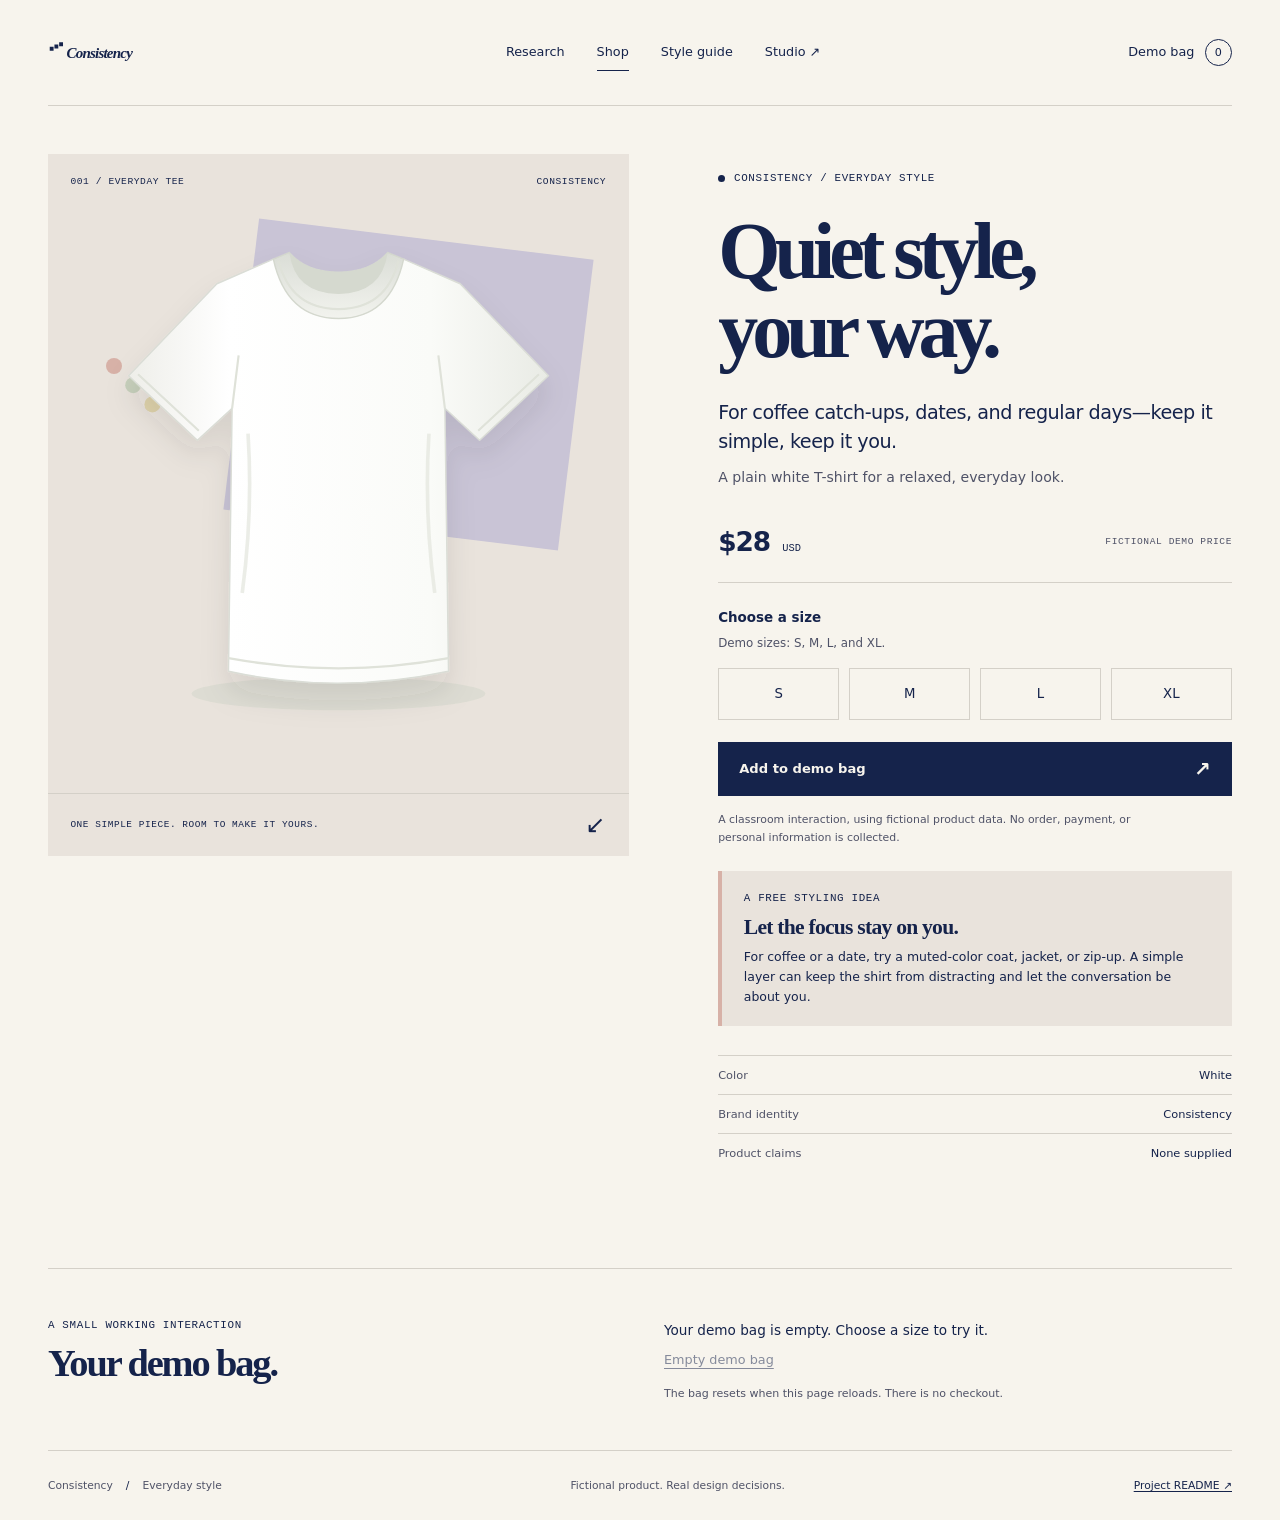
<file: public/index.html>
<!doctype html>
<html lang="en">
  <head>
    <meta charset="utf-8" />
    <meta name="viewport" content="width=device-width, initial-scale=1" />
    <meta
      name="description"
      content="Consistency: quiet everyday style, with room to make it your own."
    />
    <title>Consistency — Quiet style, your way</title>
    <link rel="icon" href="data:," />
    <link rel="stylesheet" href="styles.css" />
    <script src="shop.js" defer></script>
  </head>
  <body>
    <a class="skip-link" href="#main">Skip to content</a>
    <header class="site-header wrap">
      <a
        class="brand-link"
        href="index.html"
        aria-label="Consistency storefront home"
        ><img
          class="wordmark"
          src="assets/consistency-wordmark.svg"
          alt="Consistency"
          width="175"
          height="26"
      /></a>
      <nav class="main-nav" aria-label="Main navigation">
        <a class="nav-link" href="research.html">Research</a>
        <a class="nav-link" href="index.html" aria-current="page">Shop</a>
        <a class="nav-link" href="styleguide.html">Style guide</a>
        <a class="nav-link" href="studio.html"
          >Studio <span aria-hidden="true">↗</span></a
        >
      </nav>
      <a class="bag-link" href="#demo-bag" aria-label="View demo bag"
        >Demo bag <span id="bag-count" class="bag-count">0</span></a
      >
    </header>

    <main id="main">
      <section class="product-section wrap" aria-labelledby="product-title">
        <div class="product-visual">
          <div class="visual-label">
            <span>001 / Everyday tee</span><span>Consistency</span>
          </div>
          <img
            class="shirt-image"
            src="assets/white-shirt.svg"
            alt="Plain white, unbranded short-sleeved T-shirt"
            width="800"
            height="880"
            fetchpriority="high"
          />
          <div class="image-caption">
            <span>One simple piece. Room to make it yours.</span
            ><span aria-hidden="true">↙</span>
          </div>
        </div>
        <div class="product-information">
          <p class="eyebrow">
            <span class="status-dot" aria-hidden="true"></span> Consistency /
            Everyday style
          </p>
          <h1 id="product-title">Quiet style,<br />your way.</h1>
          <p class="product-intro">
            For coffee catch-ups, dates, and regular days—keep it simple, keep
            it you.
          </p>
          <p class="muted product-description">
            A plain white T-shirt for a relaxed, everyday look.
          </p>
          <div class="price-row">
            <p class="price">$28 <span>USD</span></p>
            <span class="micro-label">Fictional demo price</span>
          </div>
          <form id="product-form" class="product-form" novalidate>
            <fieldset aria-describedby="size-help size-error">
              <legend>Choose a size</legend>
              <p id="size-help" class="field-help">
                Demo sizes: S, M, L, and XL.
              </p>
              <div class="size-options">
                <label class="size-option"
                  ><input type="radio" name="size" value="S" /><span
                    >S</span
                  ></label
                >
                <label class="size-option"
                  ><input type="radio" name="size" value="M" /><span
                    >M</span
                  ></label
                >
                <label class="size-option"
                  ><input type="radio" name="size" value="L" /><span
                    >L</span
                  ></label
                >
                <label class="size-option"
                  ><input type="radio" name="size" value="XL" /><span
                    >XL</span
                  ></label
                >
              </div>
              <p id="size-error" class="field-error" role="alert" hidden>
                Choose a size before adding the shirt to your demo bag.
              </p>
            </fieldset>
            <button class="button button-primary add-button" type="submit">
              Add to demo bag <span aria-hidden="true">↗</span>
            </button>
          </form>
          <p class="demo-disclaimer">
            A classroom interaction, using fictional product data. No order,
            payment, or personal information is collected.
          </p>
          <aside class="styling-tip" aria-labelledby="styling-tip-title">
            <p class="eyebrow">A free styling idea</p>
            <h2 id="styling-tip-title">Let the focus stay on you.</h2>
            <p>
              For coffee or a date, try a muted-color coat, jacket, or zip-up. A
              simple layer can keep the shirt from distracting and let the
              conversation be about you.
            </p>
          </aside>
          <dl class="product-facts">
            <div>
              <dt>Color</dt>
              <dd>White</dd>
            </div>
            <div>
              <dt>Brand identity</dt>
              <dd>Consistency</dd>
            </div>
            <div>
              <dt>Product claims</dt>
              <dd>None supplied</dd>
            </div>
          </dl>
        </div>
      </section>

      <section
        id="demo-bag"
        class="bag-section wrap"
        aria-labelledby="bag-title"
      >
        <div>
          <p class="eyebrow">A small working interaction</p>
          <h2 id="bag-title">Your demo bag.</h2>
        </div>
        <div class="bag-details">
          <p
            id="bag-status"
            class="bag-message"
            role="status"
            aria-live="polite"
            aria-atomic="true"
          >
            Your demo bag is empty. Choose a size to try it.
          </p>
          <ul id="bag-items" class="bag-items"></ul>
          <button id="clear-bag" class="text-button" type="button" disabled>
            Empty demo bag
          </button>
          <p class="field-help">
            The bag resets when this page reloads. There is no checkout.
          </p>
        </div>
      </section>
    </main>

    <footer class="site-footer wrap">
      <p>
        Consistency <span class="footer-separator"> / </span> Everyday style
      </p>
      <p class="footer-tagline">Fictional product. Real design decisions.</p>
      <a href="https://github.com/kaw393939/is117-brand-studio#readme"
        >Project README <span aria-hidden="true">↗</span></a
      >
    </footer>
  </body>
</html>
</file>
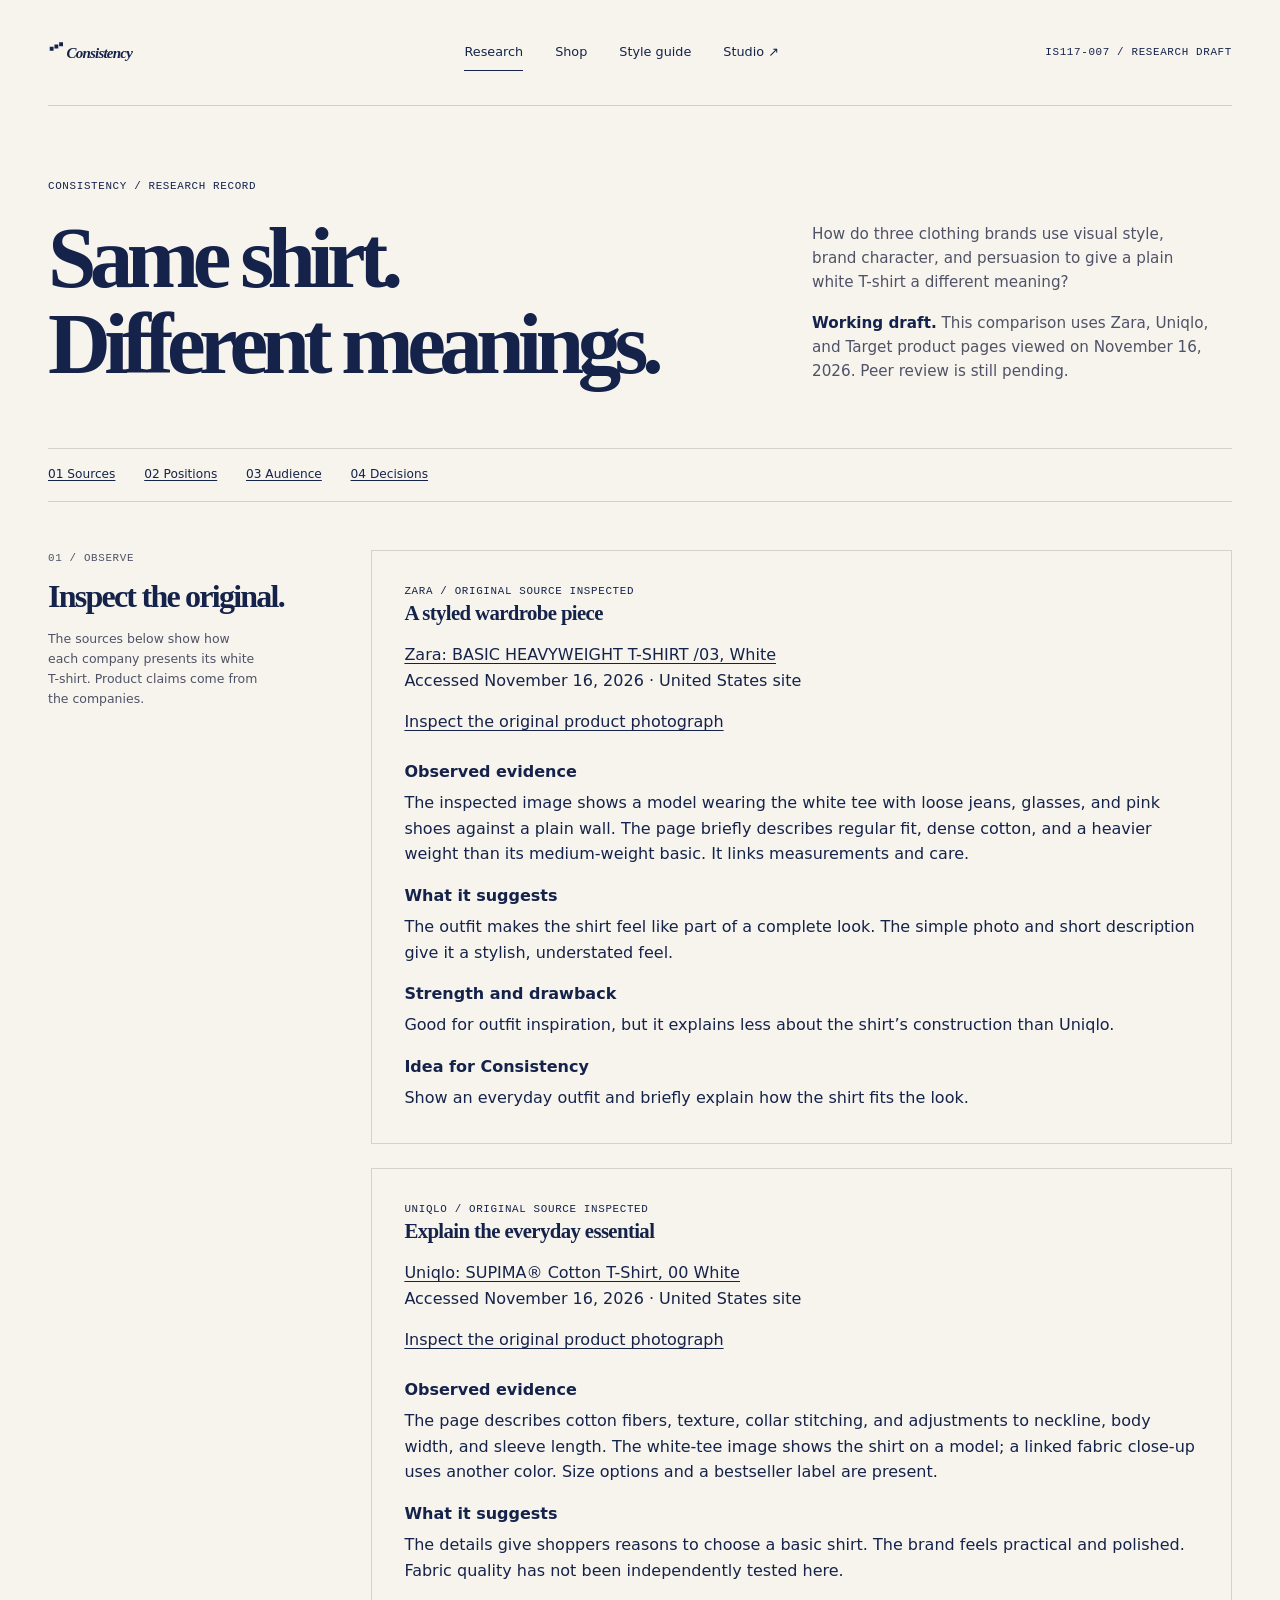
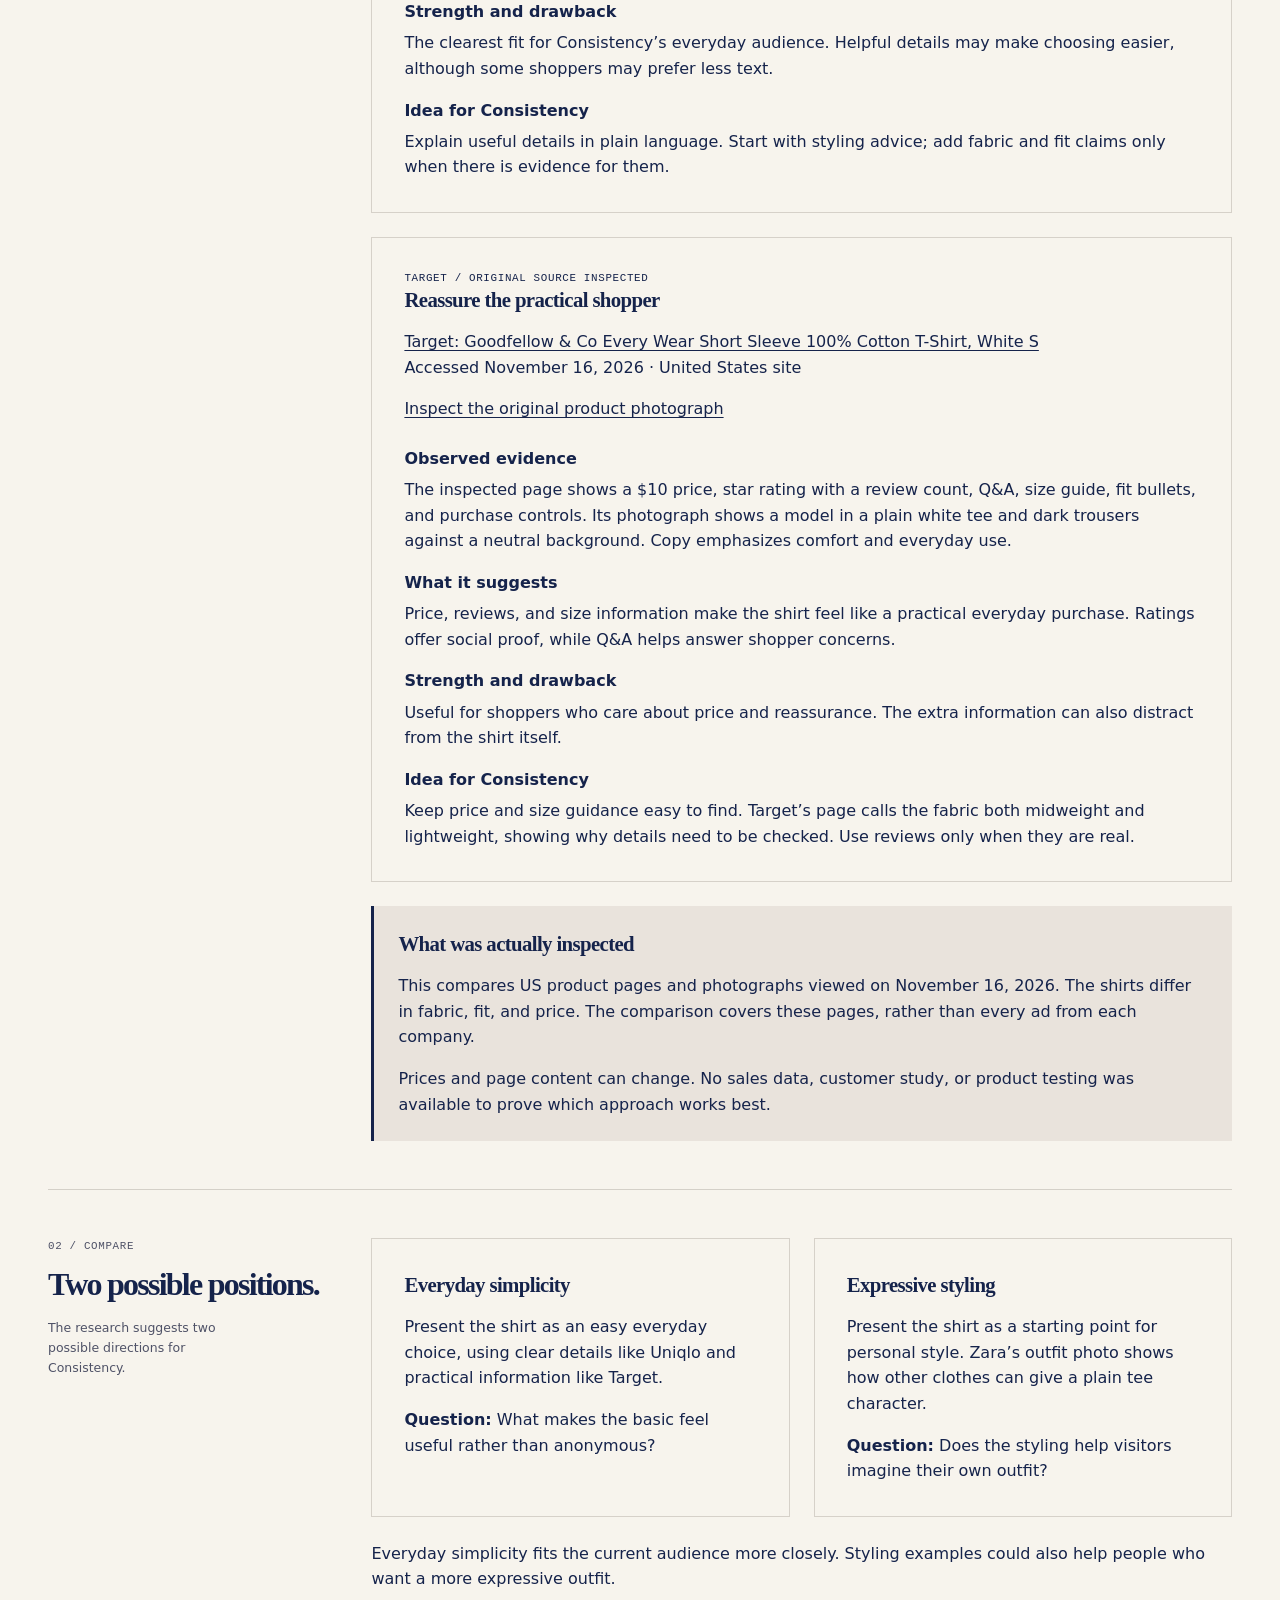
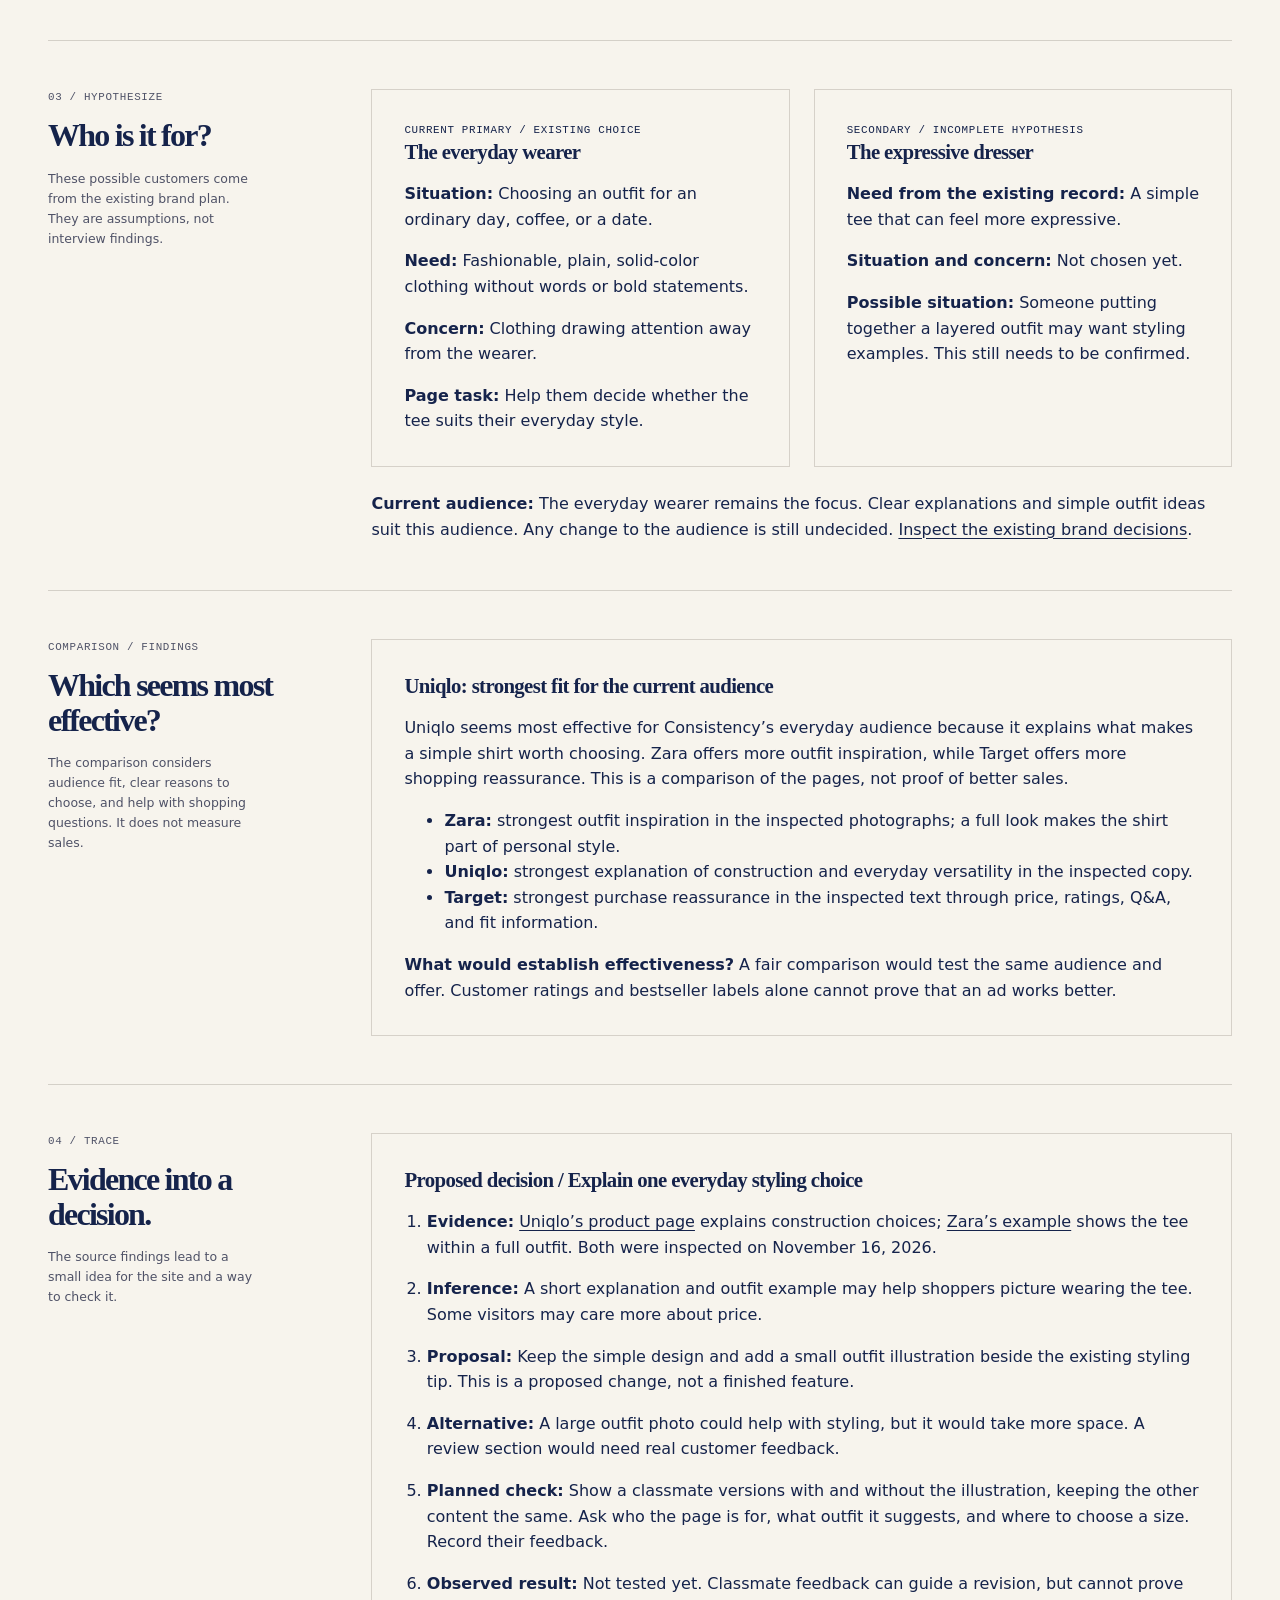
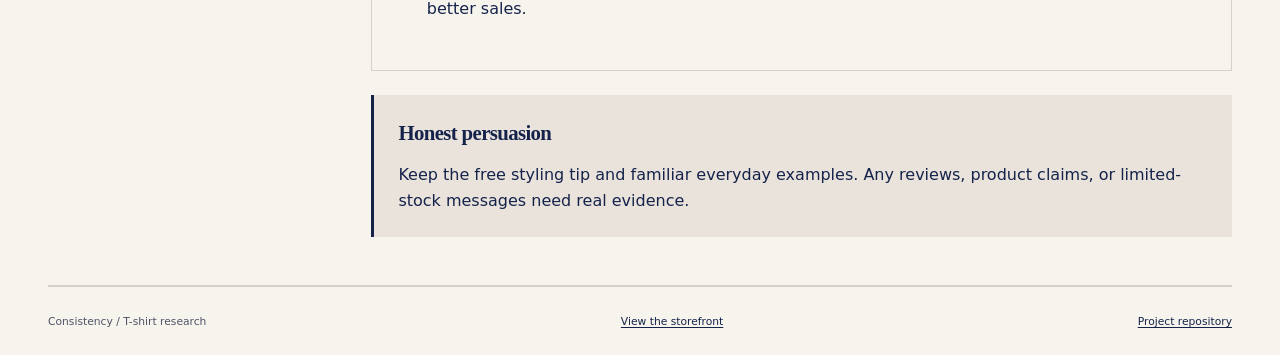
<file: public/research.html>
<!doctype html>
<html lang="en">
  <head>
    <meta charset="utf-8" />
    <meta name="viewport" content="width=device-width, initial-scale=1" />
    <meta
      name="description"
      content="Research record: how clothing brands give a plain white T-shirt different meanings, and what that suggests for Consistency."
    />
    <title>Consistency — T-shirt research</title>
    <link rel="icon" href="data:," />
    <link rel="stylesheet" href="styles.css" />
    <link rel="stylesheet" href="research.css" />
  </head>
  <body>
    <a class="skip-link" href="#main">Skip to content</a>
    <header class="site-header wrap">
      <a
        class="brand-link"
        href="index.html"
        aria-label="Consistency storefront home"
        ><img
          class="wordmark"
          src="assets/consistency-wordmark.svg"
          alt="Consistency"
          width="175"
          height="26"
      /></a>
      <nav class="main-nav" aria-label="Main navigation">
        <a class="nav-link" href="research.html" aria-current="page"
          >Research</a
        >
        <a class="nav-link" href="index.html">Shop</a
        ><a class="nav-link" href="styleguide.html">Style guide</a
        ><a class="nav-link" href="studio.html"
          >Studio <span aria-hidden="true">↗</span></a
        >
      </nav>
      <span class="micro-label">IS117-007 / Research draft</span>
    </header>

    <main id="main">
      <section class="page-hero wrap" aria-labelledby="research-title">
        <p class="eyebrow">Consistency / Research record</p>
        <h1 id="research-title">Same shirt.<br />Different meanings.</h1>
        <div class="hero-summary">
          <p>
            How do three clothing brands use visual style, brand character, and
            persuasion to give a plain white T-shirt a different meaning?
          </p>
          <p>
            <strong>Working draft.</strong> This comparison uses Zara, Uniqlo,
            and Target product pages viewed on November 16, 2026. Peer review is
            still pending.
          </p>
        </div>
      </section>
      <nav class="page-subnav wrap" aria-label="Research sections">
        <a href="#sources">01 Sources</a><a href="#positions">02 Positions</a
        ><a href="#audience">03 Audience</a
        ><a href="#decisions">04 Decisions</a>
      </nav>
      <section
        id="sources"
        class="guide-section wrap"
        aria-labelledby="sources-title"
      >
        <div class="section-heading">
          <span class="section-number">01 / Observe</span>
          <h2 id="sources-title">Inspect the original.</h2>
          <p>
            The sources below show how each company presents its white T-shirt.
            Product claims come from the companies.
          </p>
        </div>
        <div class="guide-content research-stack">
          <article class="research-card">
            <p class="micro-label">Zara / Original source inspected</p>
            <h3>A styled wardrobe piece</h3>
            <p>
              <a
                href="https://www.zara.com/us/en/basic-heavyweight-t-shirt--03-p01887410.html?v1=495703002"
                >Zara: BASIC HEAVYWEIGHT T-SHIRT /03, White</a
              ><br />Accessed
              <time datetime="2026-11-16">November 16, 2026</time> · United
              States site
            </p>
            <p>
              <a
                href="https://static.zara.net/assets/public/8a43/133a/cd2147d08347/86bfb4ec1732/01887410250-p/01887410250-p.jpg?f=auto&amp;ts=1787302652642&amp;w=560"
                >Inspect the original product photograph</a
              >
            </p>
            <dl class="research-facts">
              <dt>Observed evidence</dt>
              <dd>
                The inspected image shows a model wearing the white tee with
                loose jeans, glasses, and pink shoes against a plain wall. The
                page briefly describes regular fit, dense cotton, and a heavier
                weight than its medium-weight basic. It links measurements and
                care.
              </dd>
              <dt>What it suggests</dt>
              <dd>
                The outfit makes the shirt feel like part of a complete look.
                The simple photo and short description give it a stylish,
                understated feel.
              </dd>
              <dt>Strength and drawback</dt>
              <dd>
                Good for outfit inspiration, but it explains less about the
                shirt’s construction than Uniqlo.
              </dd>
              <dt>Idea for Consistency</dt>
              <dd>
                Show an everyday outfit and briefly explain how the shirt fits
                the look.
              </dd>
            </dl>
          </article>
          <article class="research-card">
            <p class="micro-label">Uniqlo / Original source inspected</p>
            <h3>Explain the everyday essential</h3>
            <p>
              <a
                href="https://www.uniqlo.com/us/en/products/E455365-000/00?colorDisplayCode=00"
                >Uniqlo: SUPIMA® Cotton T-Shirt, 00 White</a
              ><br />Accessed
              <time datetime="2026-11-16">November 16, 2026</time> · United
              States site
            </p>
            <p>
              <a
                href="https://image.uniqlo.com/UQ/ST3/us/imagesgoods/455365/item/usgoods_00_455365_3x4.jpg?width=600"
                >Inspect the original product photograph</a
              >
            </p>
            <dl class="research-facts">
              <dt>Observed evidence</dt>
              <dd>
                The page describes cotton fibers, texture, collar stitching, and
                adjustments to neckline, body width, and sleeve length. The
                white-tee image shows the shirt on a model; a linked fabric
                close-up uses another color. Size options and a bestseller label
                are present.
              </dd>
              <dt>What it suggests</dt>
              <dd>
                The details give shoppers reasons to choose a basic shirt. The
                brand feels practical and polished. Fabric quality has not been
                independently tested here.
              </dd>
              <dt>Strength and drawback</dt>
              <dd>
                The clearest fit for Consistency’s everyday audience. Helpful
                details may make choosing easier, although some shoppers may
                prefer less text.
              </dd>
              <dt>Idea for Consistency</dt>
              <dd>
                Explain useful details in plain language. Start with styling
                advice; add fabric and fit claims only when there is evidence
                for them.
              </dd>
            </dl>
          </article>
          <article class="research-card">
            <p class="micro-label">Target / Original source inspected</p>
            <h3>Reassure the practical shopper</h3>
            <p>
              <a href="https://www.target.com/p/-/A-95216556"
                >Target: Goodfellow &amp; Co Every Wear Short Sleeve 100% Cotton
                T-Shirt, White S</a
              ><br />Accessed
              <time datetime="2026-11-16">November 16, 2026</time> · United
              States site
            </p>
            <p>
              <a
                href="https://target.scene7.com/is/image/Target/GUEST_2c114878-eec1-47c5-a681-9830d5b5efa0?fmt=pjpeg&amp;hei=800&amp;wid=800"
                >Inspect the original product photograph</a
              >
            </p>
            <dl class="research-facts">
              <dt>Observed evidence</dt>
              <dd>
                The inspected page shows a $10 price, star rating with a review
                count, Q&amp;A, size guide, fit bullets, and purchase controls.
                Its photograph shows a model in a plain white tee and dark
                trousers against a neutral background. Copy emphasizes comfort
                and everyday use.
              </dd>
              <dt>What it suggests</dt>
              <dd>
                Price, reviews, and size information make the shirt feel like a
                practical everyday purchase. Ratings offer social proof, while
                Q&amp;A helps answer shopper concerns.
              </dd>
              <dt>Strength and drawback</dt>
              <dd>
                Useful for shoppers who care about price and reassurance. The
                extra information can also distract from the shirt itself.
              </dd>
              <dt>Idea for Consistency</dt>
              <dd>
                Keep price and size guidance easy to find. Target’s page calls
                the fabric both midweight and lightweight, showing why details
                need to be checked. Use reviews only when they are real.
              </dd>
            </dl>
          </article>
          <aside class="research-note" aria-label="Research method and limits">
            <h3>What was actually inspected</h3>
            <p>
              This compares US product pages and photographs viewed on November
              16, 2026. The shirts differ in fabric, fit, and price. The
              comparison covers these pages, rather than every ad from each
              company.
            </p>
            <p>
              Prices and page content can change. No sales data, customer study,
              or product testing was available to prove which approach works
              best.
            </p>
          </aside>
        </div>
      </section>
      <section
        id="positions"
        class="guide-section wrap"
        aria-labelledby="positions-title"
      >
        <div class="section-heading">
          <span class="section-number">02 / Compare</span>
          <h2 id="positions-title">Two possible positions.</h2>
          <p>The research suggests two possible directions for Consistency.</p>
        </div>
        <div class="guide-content research-columns">
          <article class="research-card">
            <h3>Everyday simplicity</h3>
            <p>
              Present the shirt as an easy everyday choice, using clear details
              like Uniqlo and practical information like Target.
            </p>
            <p>
              <strong>Question:</strong> What makes the basic feel useful rather
              than anonymous?
            </p>
          </article>
          <article class="research-card">
            <h3>Expressive styling</h3>
            <p>
              Present the shirt as a starting point for personal style. Zara’s
              outfit photo shows how other clothes can give a plain tee
              character.
            </p>
            <p>
              <strong>Question:</strong> Does the styling help visitors imagine
              their own outfit?
            </p>
          </article>
          <p class="research-wide">
            Everyday simplicity fits the current audience more closely. Styling
            examples could also help people who want a more expressive outfit.
          </p>
        </div>
      </section>
      <section
        id="audience"
        class="guide-section wrap"
        aria-labelledby="audience-title"
      >
        <div class="section-heading">
          <span class="section-number">03 / Hypothesize</span>
          <h2 id="audience-title">Who is it for?</h2>
          <p>
            These possible customers come from the existing brand plan. They are
            assumptions, not interview findings.
          </p>
        </div>
        <div class="guide-content research-columns">
          <article class="research-card">
            <p class="micro-label">Current primary / Existing choice</p>
            <h3>The everyday wearer</h3>
            <p>
              <strong>Situation:</strong> Choosing an outfit for an ordinary
              day, coffee, or a date.
            </p>
            <p>
              <strong>Need:</strong> Fashionable, plain, solid-color clothing
              without words or bold statements.
            </p>
            <p>
              <strong>Concern:</strong> Clothing drawing attention away from the
              wearer.
            </p>
            <p>
              <strong>Page task:</strong> Help them decide whether the tee suits
              their everyday style.
            </p>
          </article>
          <article class="research-card">
            <p class="micro-label">Secondary / Incomplete hypothesis</p>
            <h3>The expressive dresser</h3>
            <p>
              <strong>Need from the existing record:</strong> A simple tee that
              can feel more expressive.
            </p>
            <p><strong>Situation and concern:</strong> Not chosen yet.</p>
            <p>
              <strong>Possible situation:</strong> Someone putting together a
              layered outfit may want styling examples. This still needs to be
              confirmed.
            </p>
          </article>
          <p class="research-wide">
            <strong>Current audience:</strong> The everyday wearer remains the
            focus. Clear explanations and simple outfit ideas suit this
            audience. Any change to the audience is still undecided.
            <a
              href="https://github.com/XimenaMacavilca12/is117-brand-studio/blob/main/SPEC.md"
              >Inspect the existing brand decisions</a
            >.
          </p>
        </div>
      </section>
      <section class="guide-section wrap" aria-labelledby="effectiveness-title">
        <div class="section-heading">
          <span class="section-number">Comparison / Findings</span>
          <h2 id="effectiveness-title">Which seems most effective?</h2>
          <p>
            The comparison considers audience fit, clear reasons to choose, and
            help with shopping questions. It does not measure sales.
          </p>
        </div>
        <div class="guide-content research-stack">
          <article class="research-card">
            <h3>Uniqlo: strongest fit for the current audience</h3>
            <p>
              Uniqlo seems most effective for Consistency’s everyday audience
              because it explains what makes a simple shirt worth choosing. Zara
              offers more outfit inspiration, while Target offers more shopping
              reassurance. This is a comparison of the pages, not proof of
              better sales.
            </p>
            <ul>
              <li>
                <strong>Zara:</strong> strongest outfit inspiration in the
                inspected photographs; a full look makes the shirt part of
                personal style.
              </li>
              <li>
                <strong>Uniqlo:</strong> strongest explanation of construction
                and everyday versatility in the inspected copy.
              </li>
              <li>
                <strong>Target:</strong> strongest purchase reassurance in the
                inspected text through price, ratings, Q&amp;A, and fit
                information.
              </li>
            </ul>
            <p>
              <strong>What would establish effectiveness?</strong> A fair
              comparison would test the same audience and offer. Customer
              ratings and bestseller labels alone cannot prove that an ad works
              better.
            </p>
          </article>
        </div>
      </section>
      <section
        id="decisions"
        class="guide-section wrap"
        aria-labelledby="decisions-title"
      >
        <div class="section-heading">
          <span class="section-number">04 / Trace</span>
          <h2 id="decisions-title">Evidence into a decision.</h2>
          <p>
            The source findings lead to a small idea for the site and a way to
            check it.
          </p>
        </div>
        <div class="guide-content research-stack">
          <article class="research-card">
            <h3>Proposed decision / Explain one everyday styling choice</h3>
            <ol class="research-steps">
              <li>
                <strong>Evidence:</strong>
                <a
                  href="https://www.uniqlo.com/us/en/products/E455365-000/00?colorDisplayCode=00"
                  >Uniqlo’s product page</a
                >
                explains construction choices;
                <a
                  href="https://www.zara.com/us/en/basic-heavyweight-t-shirt--03-p01887410.html?v1=495703002"
                  >Zara’s example</a
                >
                shows the tee within a full outfit. Both were inspected on
                November 16, 2026.
              </li>
              <li>
                <strong>Inference:</strong> A short explanation and outfit
                example may help shoppers picture wearing the tee. Some visitors
                may care more about price.
              </li>
              <li>
                <strong>Proposal:</strong> Keep the simple design and add a
                small outfit illustration beside the existing styling tip. This
                is a proposed change, not a finished feature.
              </li>
              <li>
                <strong>Alternative:</strong> A large outfit photo could help
                with styling, but it would take more space. A review section
                would need real customer feedback.
              </li>
              <li>
                <strong>Planned check:</strong> Show a classmate versions with
                and without the illustration, keeping the other content the
                same. Ask who the page is for, what outfit it suggests, and
                where to choose a size. Record their feedback.
              </li>
              <li>
                <strong>Observed result:</strong> Not tested yet. Classmate
                feedback can guide a revision, but cannot prove better sales.
              </li>
            </ol>
          </article>
          <aside class="research-note" aria-label="Honest persuasion">
            <h3>Honest persuasion</h3>
            <p>
              Keep the free styling tip and familiar everyday examples. Any
              reviews, product claims, or limited-stock messages need real
              evidence.
            </p>
          </aside>
        </div>
      </section>
    </main>
    <footer class="site-footer wrap">
      <p>Consistency / T-shirt research</p>
      <a href="index.html">View the storefront</a
      ><a href="https://github.com/XimenaMacavilca12/is117-brand-studio"
        >Project repository</a
      >
    </footer>
  </body>
</html>
</file>
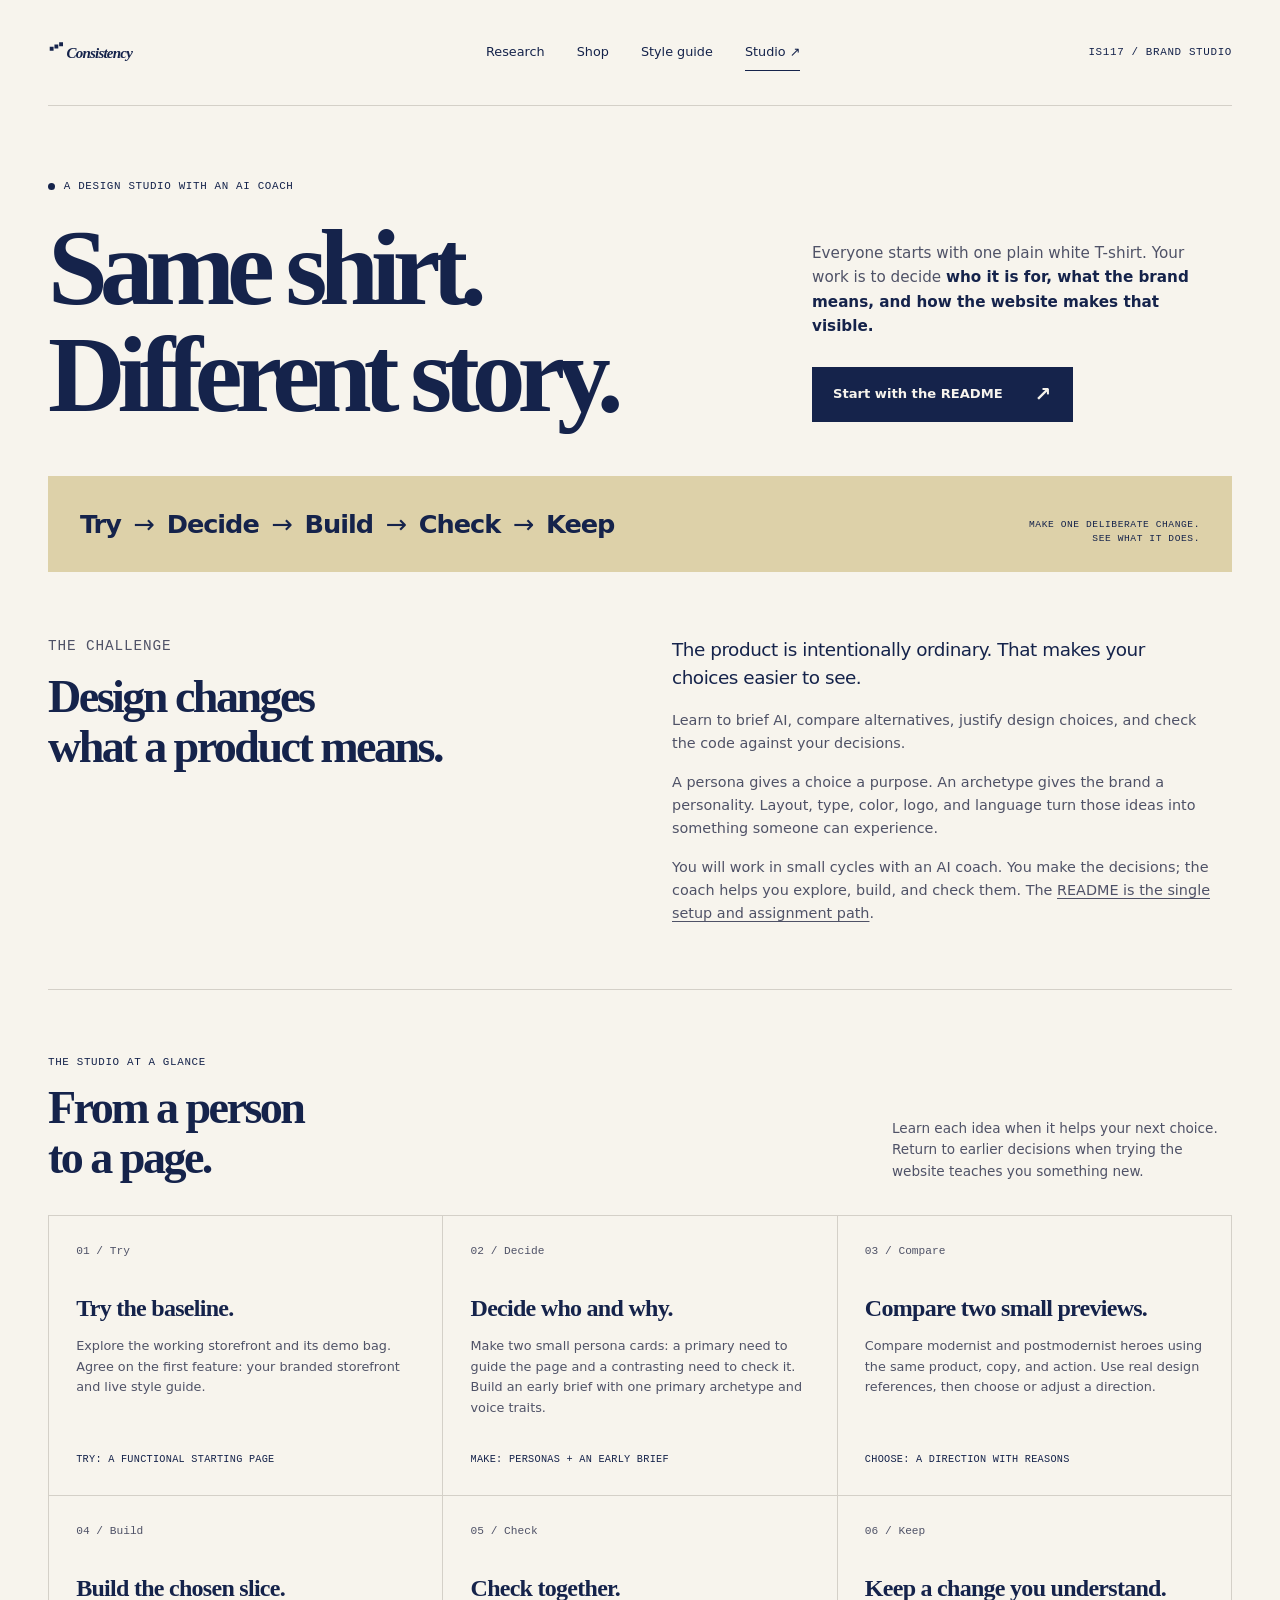
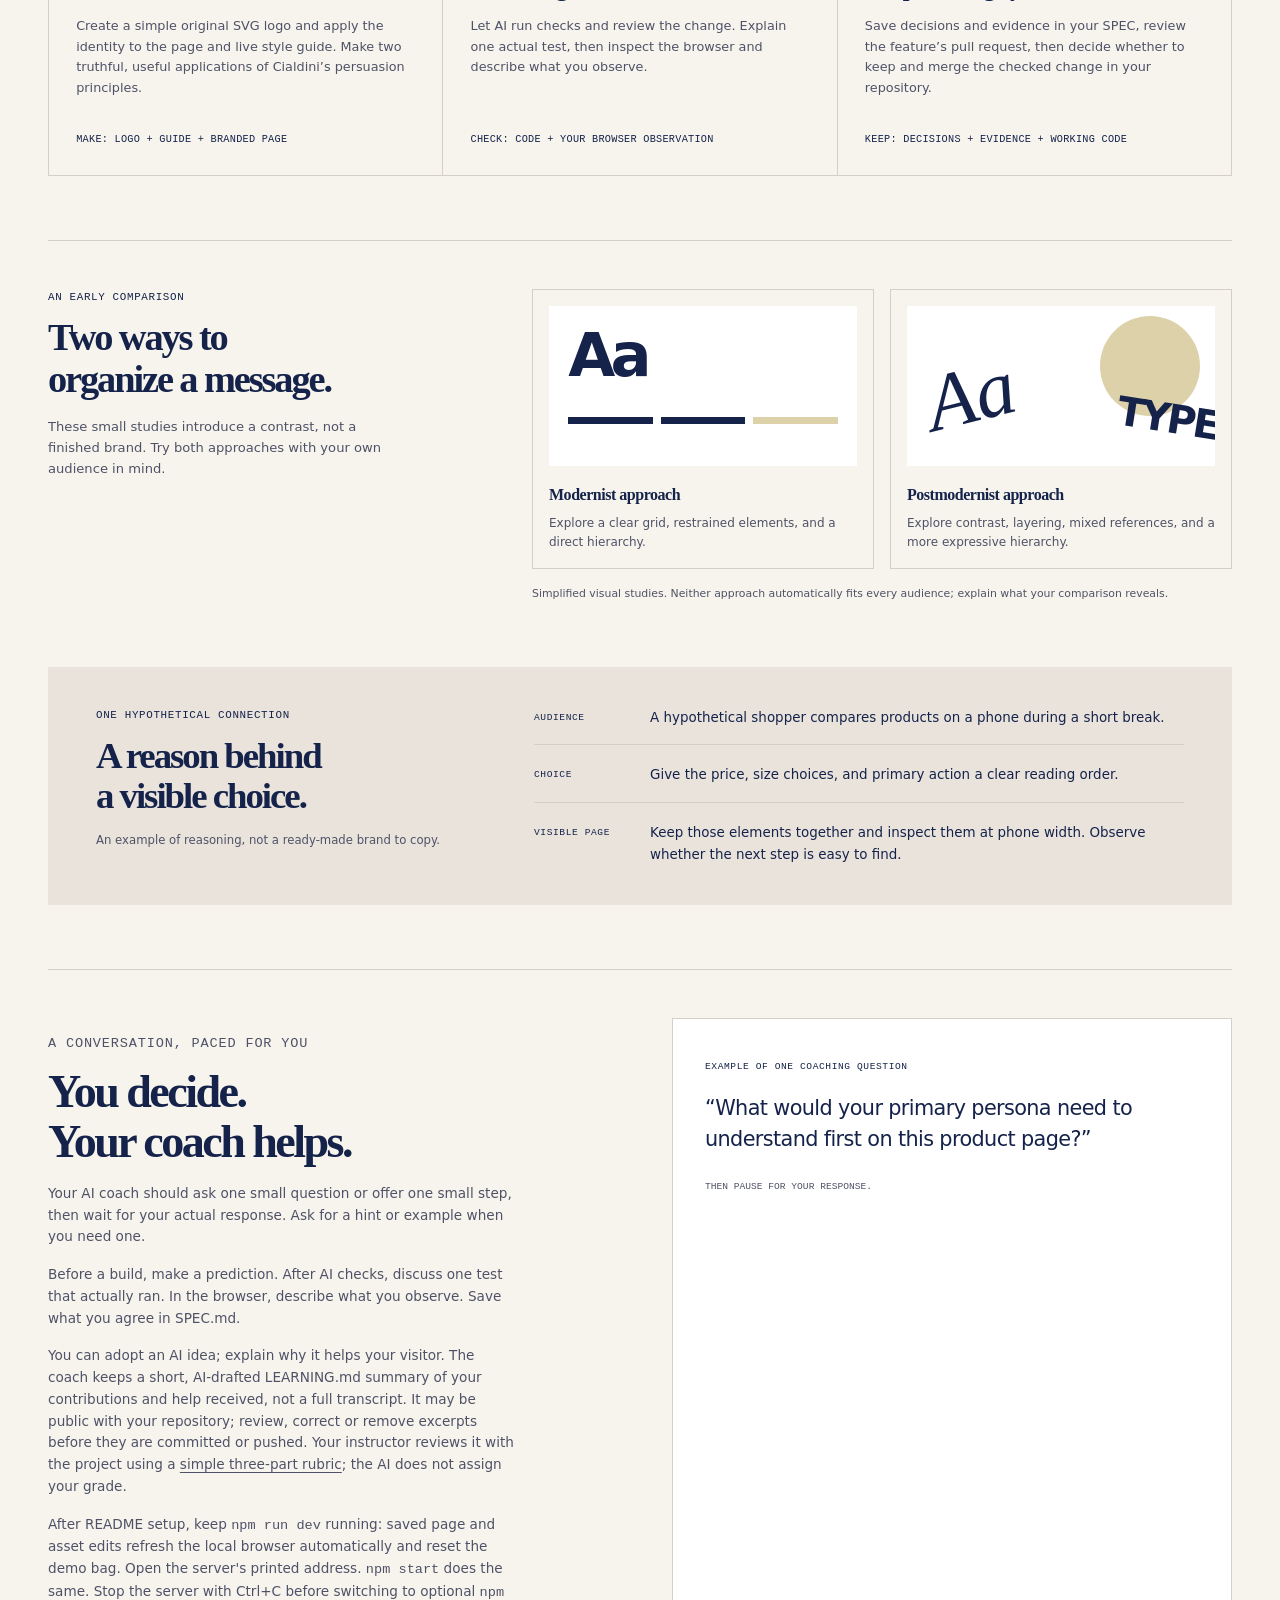
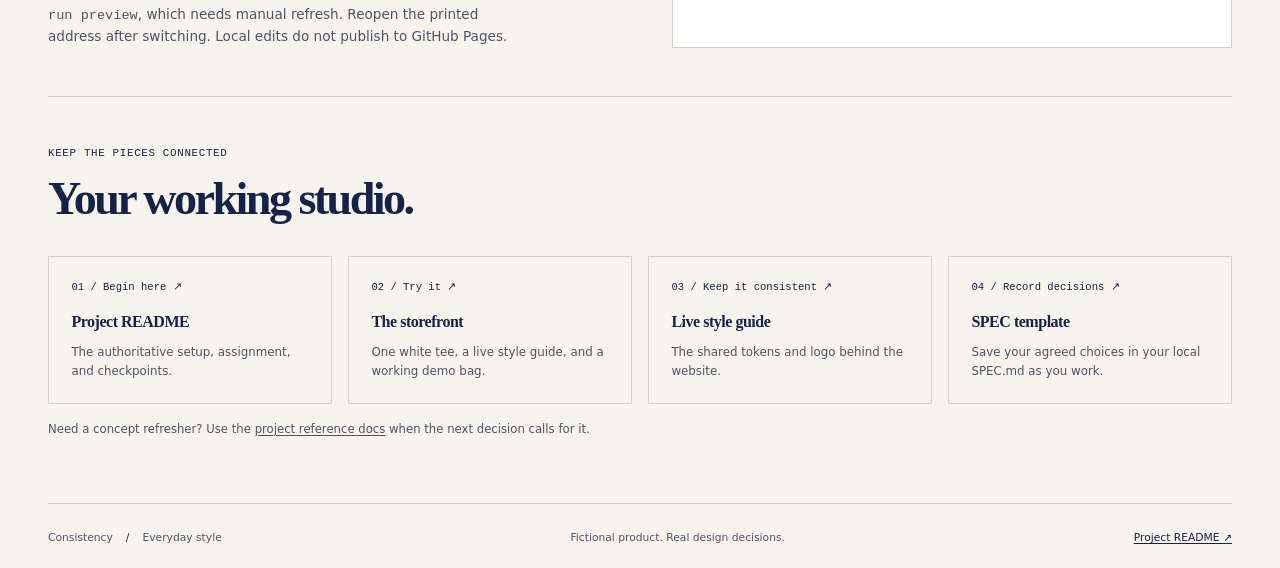
<file: public/studio.html>
<!doctype html>
<html lang="en">
  <head>
    <meta charset="utf-8" />
    <meta name="viewport" content="width=device-width, initial-scale=1" />
    <meta
      name="description"
      content="IS117 Brand Studio: turn one plain white T-shirt into a deliberate brand and website, with an AI coach and decisions you can explain."
    />
    <title>Same shirt. Different story. — IS117 Brand Studio</title>
    <link rel="icon" href="data:," />
    <link rel="stylesheet" href="styles.css" />
    <link rel="stylesheet" href="studio.css" />
  </head>
  <body>
    <a class="skip-link" href="#main">Skip to content</a>
    <header class="site-header wrap">
      <a
        class="brand-link"
        href="index.html"
        aria-label="Consistency storefront home"
        ><img
          class="wordmark"
          src="assets/consistency-wordmark.svg"
          alt="Consistency"
          width="175"
          height="26"
      /></a>
      <nav class="main-nav" aria-label="Main navigation">
        <a class="nav-link" href="research.html">Research</a>
        <a class="nav-link" href="index.html">Shop</a
        ><a class="nav-link" href="styleguide.html">Style guide</a
        ><a class="nav-link" href="studio.html" aria-current="page"
          >Studio <span aria-hidden="true">↗</span></a
        >
      </nav>
      <span class="micro-label">IS117 / Brand Studio</span>
    </header>
    <main id="main">
      <section
        class="page-hero studio-hero wrap"
        aria-labelledby="studio-title"
      >
        <p class="eyebrow">
          <span class="status-dot" aria-hidden="true"></span> A design studio
          with an AI coach
        </p>
        <h1 id="studio-title">Same shirt.<br />Different story.</h1>
        <div class="hero-summary">
          <p>
            Everyone starts with one plain white T-shirt. Your work is to decide
            <strong
              >who it is for, what the brand means, and how the website makes
              that visible.</strong
            >
          </p>
          <a
            class="button button-primary"
            href="https://github.com/kaw393939/is117-brand-studio#readme"
            >Start with the README <span aria-hidden="true">↗</span></a
          >
        </div>
      </section>
      <div class="studio-ribbon wrap">
        <p class="cycle">
          Try <span aria-hidden="true">→</span> Decide
          <span aria-hidden="true">→</span> Build
          <span aria-hidden="true">→</span> Check
          <span aria-hidden="true">→</span> Keep
        </p>
        <p class="micro-label">
          Make one deliberate change.<br />See what it does.
        </p>
      </div>

      <section class="studio-intro wrap" aria-labelledby="why-title">
        <div>
          <p class="eyebrow">The challenge</p>
          <h2 id="why-title">Design changes<br />what a product means.</h2>
        </div>
        <div>
          <p class="lead">
            The product is intentionally ordinary. That makes your choices
            easier to see.
          </p>
          <p>
            Learn to brief AI, compare alternatives, justify design choices, and
            check the code against your decisions.
          </p>
          <p>
            A persona gives a choice a purpose. An archetype gives the brand a
            personality. Layout, type, color, logo, and language turn those
            ideas into something someone can experience.
          </p>
          <p>
            You will work in small cycles with an AI coach. You make the
            decisions; the coach helps you explore, build, and check them. The
            <a href="https://github.com/kaw393939/is117-brand-studio#readme"
              >README is the single setup and assignment path</a
            >.
          </p>
        </div>
      </section>

      <section class="path-section wrap" aria-labelledby="path-title">
        <div class="path-intro">
          <div>
            <p class="eyebrow">The studio at a glance</p>
            <h2 id="path-title">From a person<br />to a page.</h2>
          </div>
          <p>
            Learn each idea when it helps your next choice. Return to earlier
            decisions when trying the website teaches you something new.
          </p>
        </div>
        <ol class="studio-path">
          <li>
            <span class="stage-number">01 / Try</span>
            <h3>Try the baseline.</h3>
            <p>
              Explore the working storefront and its demo bag. Agree on the
              first feature: your branded storefront and live style guide.
            </p>
            <p class="stage-output">Try: a functional starting page</p>
          </li>
          <li>
            <span class="stage-number">02 / Decide</span>
            <h3>Decide who and why.</h3>
            <p>
              Make two small persona cards: a primary need to guide the page and
              a contrasting need to check it. Build an early brief with one
              primary archetype and voice traits.
            </p>
            <p class="stage-output">Make: personas + an early brief</p>
          </li>
          <li>
            <span class="stage-number">03 / Compare</span>
            <h3>Compare two small previews.</h3>
            <p>
              Compare modernist and postmodernist heroes using the same product,
              copy, and action. Use real design references, then choose or
              adjust a direction.
            </p>
            <p class="stage-output">Choose: a direction with reasons</p>
          </li>
          <li>
            <span class="stage-number">04 / Build</span>
            <h3>Build the chosen slice.</h3>
            <p>
              Create a simple original SVG logo and apply the identity to the
              page and live style guide. Make two truthful, useful applications
              of Cialdini’s persuasion principles.
            </p>
            <p class="stage-output">Make: logo + guide + branded page</p>
          </li>
          <li>
            <span class="stage-number">05 / Check</span>
            <h3>Check together.</h3>
            <p>
              Let AI run checks and review the change. Explain one actual test,
              then inspect the browser and describe what you observe.
            </p>
            <p class="stage-output">Check: code + your browser observation</p>
          </li>
          <li>
            <span class="stage-number">06 / Keep</span>
            <h3>Keep a change you understand.</h3>
            <p>
              Save decisions and evidence in your SPEC, review the feature’s
              pull request, then decide whether to keep and merge the checked
              change in your repository.
            </p>
            <p class="stage-output">
              Keep: decisions + evidence + working code
            </p>
          </li>
        </ol>
      </section>

      <section
        class="comparison-section wrap"
        aria-labelledby="comparison-title"
      >
        <div>
          <p class="eyebrow">An early comparison</p>
          <h2 id="comparison-title">Two ways to<br />organize a message.</h2>
          <p class="comparison-description">
            These small studies introduce a contrast, not a finished brand. Try
            both approaches with your own audience in mind.
          </p>
        </div>
        <div class="comparison-grid">
          <article class="direction-card">
            <div class="direction-sketch modern-sketch" aria-hidden="true">
              <i></i><i></i><i></i>
            </div>
            <h3>Modernist approach</h3>
            <p>
              Explore a clear grid, restrained elements, and a direct hierarchy.
            </p>
          </article>
          <article class="direction-card">
            <div class="direction-sketch postmodern-sketch" aria-hidden="true">
              <i></i>
            </div>
            <h3>Postmodernist approach</h3>
            <p>
              Explore contrast, layering, mixed references, and a more
              expressive hierarchy.
            </p>
          </article>
          <p class="comparison-caption">
            Simplified visual studies. Neither approach automatically fits every
            audience; explain what your comparison reveals.
          </p>
        </div>
      </section>

      <section class="example-section wrap" aria-labelledby="example-title">
        <div>
          <p class="eyebrow">One hypothetical connection</p>
          <h2 id="example-title">A reason behind<br />a visible choice.</h2>
          <p class="guide-note">
            An example of reasoning, not a ready-made brand to copy.
          </p>
        </div>
        <div class="example-chain">
          <div class="example-step">
            <span class="micro-label">Audience</span>
            <p>
              A hypothetical shopper compares products on a phone during a short
              break.
            </p>
          </div>
          <div class="example-step">
            <span class="micro-label">Choice</span>
            <p>
              Give the price, size choices, and primary action a clear reading
              order.
            </p>
          </div>
          <div class="example-step">
            <span class="micro-label">Visible page</span>
            <p>
              Keep those elements together and inspect them at phone width.
              Observe whether the next step is easy to find.
            </p>
          </div>
        </div>
      </section>

      <section class="coach-section wrap" aria-labelledby="coach-title">
        <div>
          <p class="eyebrow">A conversation, paced for you</p>
          <h2 id="coach-title">You decide.<br />Your coach helps.</h2>
          <p>
            Your AI coach should ask one small question or offer one small step,
            then wait for your actual response. Ask for a hint or example when
            you need one.
          </p>
          <p>
            Before a build, make a prediction. After AI checks, discuss one test
            that actually ran. In the browser, describe what you observe. Save
            what you agree in SPEC.md.
          </p>
          <p>
            You can adopt an AI idea; explain why it helps your visitor. The
            coach keeps a short, AI-drafted LEARNING.md summary of your
            contributions and help received, not a full transcript. It may be
            public with your repository; review, correct or remove excerpts
            before they are committed or pushed. Your instructor reviews it with
            the project using a
            <a
              href="https://github.com/kaw393939/is117-brand-studio/blob/main/docs/assessment.md"
              >simple three-part rubric</a
            >; the AI does not assign your grade.
          </p>
          <p>
            After README setup, keep <code>npm run dev</code> running: saved
            page and asset edits refresh the local browser automatically and
            reset the demo bag. Open the server's printed address.
            <code>npm start</code> does the same. Stop the server with Ctrl+C
            before switching to optional <code>npm run preview</code>, which
            needs manual refresh. Reopen the printed address after switching.
            Local edits do not publish to GitHub Pages.
          </p>
        </div>
        <blockquote class="coach-quote">
          <span class="micro-label">Example of one coaching question</span>
          <p>
            “What would your primary persona need to understand first on this
            product page?”
          </p>
          <footer>Then pause for your response.</footer>
        </blockquote>
      </section>

      <section class="resource-section wrap" aria-labelledby="resources-title">
        <p class="eyebrow">Keep the pieces connected</p>
        <h2 id="resources-title">Your working studio.</h2>
        <div class="resource-grid">
          <a
            class="resource-card"
            href="https://github.com/kaw393939/is117-brand-studio#readme"
            ><span>01 / Begin here ↗</span>
            <h3>Project README</h3>
            <p>The authoritative setup, assignment, and checkpoints.</p></a
          >
          <a class="resource-card" href="index.html"
            ><span>02 / Try it ↗</span>
            <h3>The storefront</h3>
            <p>One white tee, a live style guide, and a working demo bag.</p></a
          >
          <a class="resource-card" href="styleguide.html"
            ><span>03 / Keep it consistent ↗</span>
            <h3>Live style guide</h3>
            <p>The shared tokens and logo behind the website.</p></a
          >
          <a
            class="resource-card"
            href="https://github.com/kaw393939/is117-brand-studio/blob/main/SPEC.md"
            ><span>04 / Record decisions ↗</span>
            <h3>SPEC template</h3>
            <p>
              Save your agreed choices in your local SPEC.md as you work.
            </p></a
          >
        </div>
        <p class="guide-note">
          Need a concept refresher? Use the
          <a
            href="https://github.com/kaw393939/is117-brand-studio/tree/main/docs"
            >project reference docs</a
          >
          when the next decision calls for it.
        </p>
      </section>
    </main>
    <footer class="site-footer wrap">
      <p>
        Consistency <span class="footer-separator"> / </span> Everyday style
      </p>
      <p class="footer-tagline">Fictional product. Real design decisions.</p>
      <a href="https://github.com/kaw393939/is117-brand-studio#readme"
        >Project README <span aria-hidden="true">↗</span></a
      >
    </footer>
  </body>
</html>
</file>
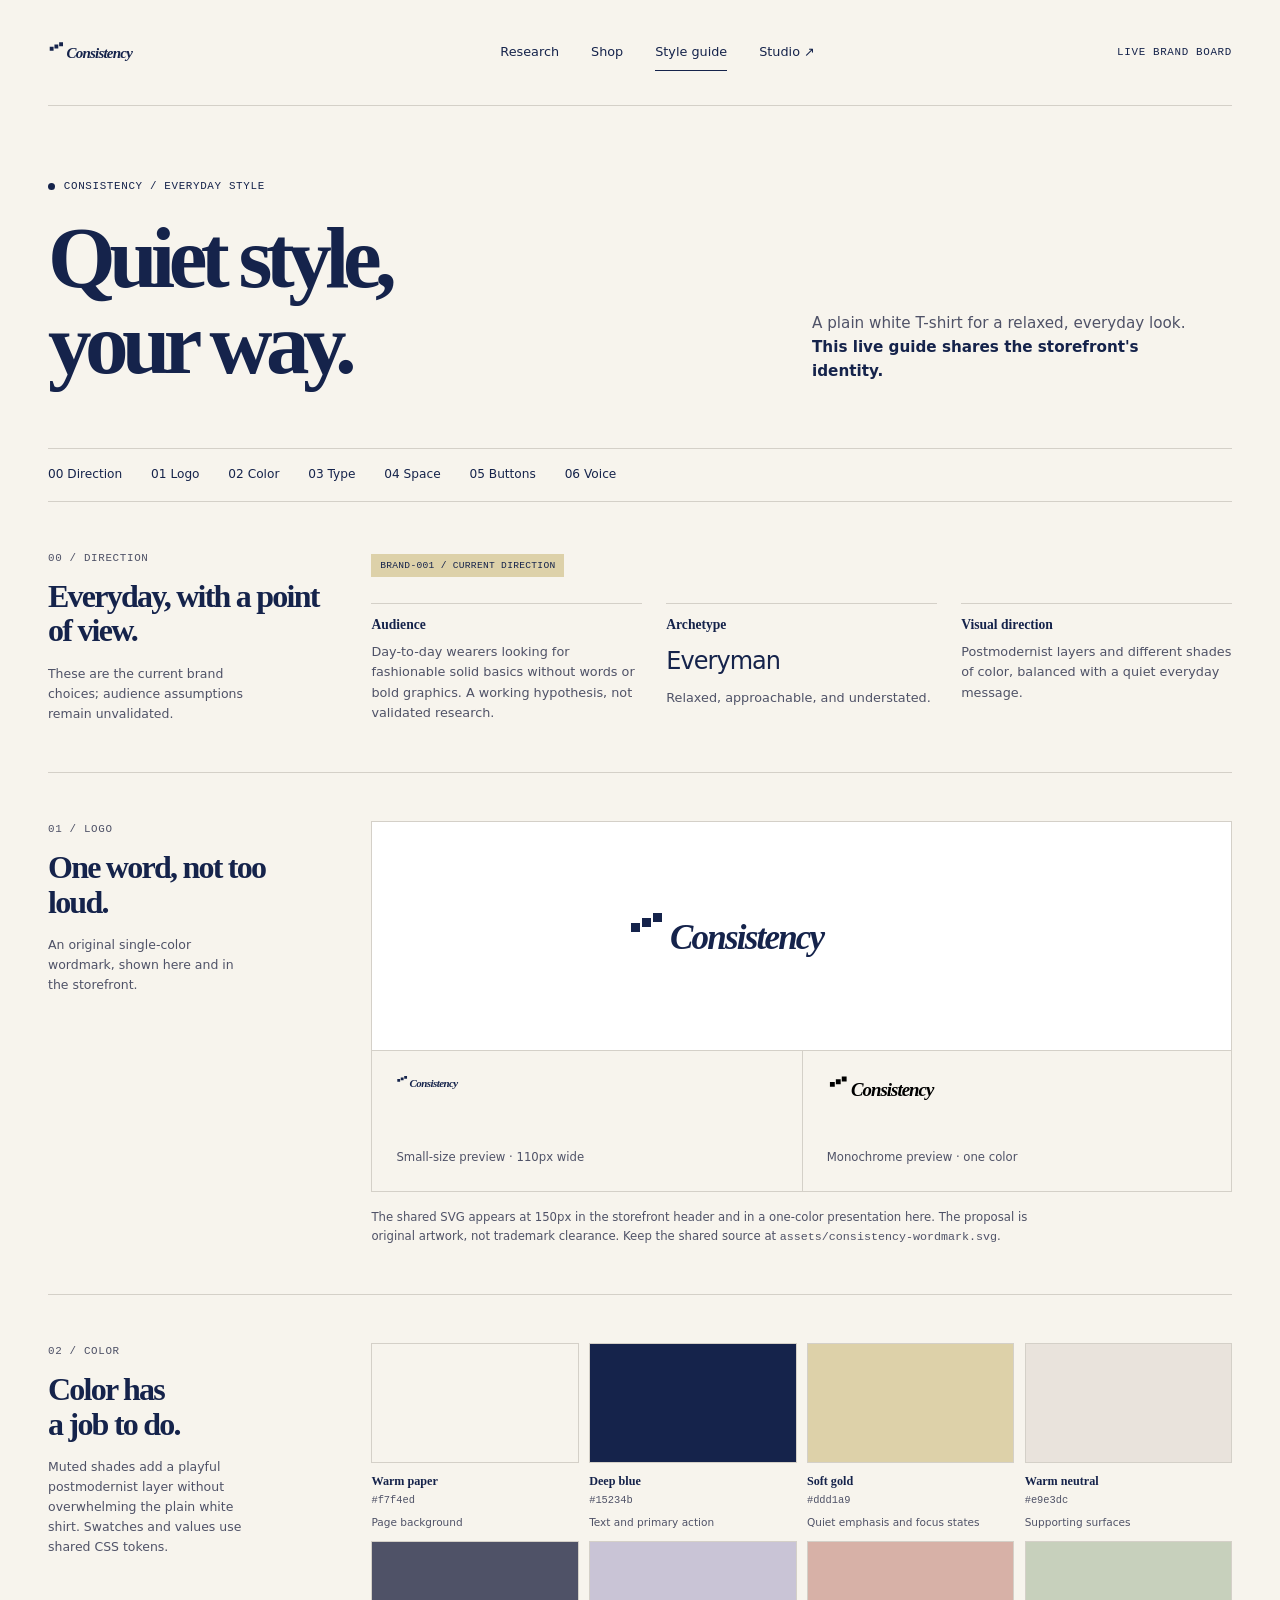
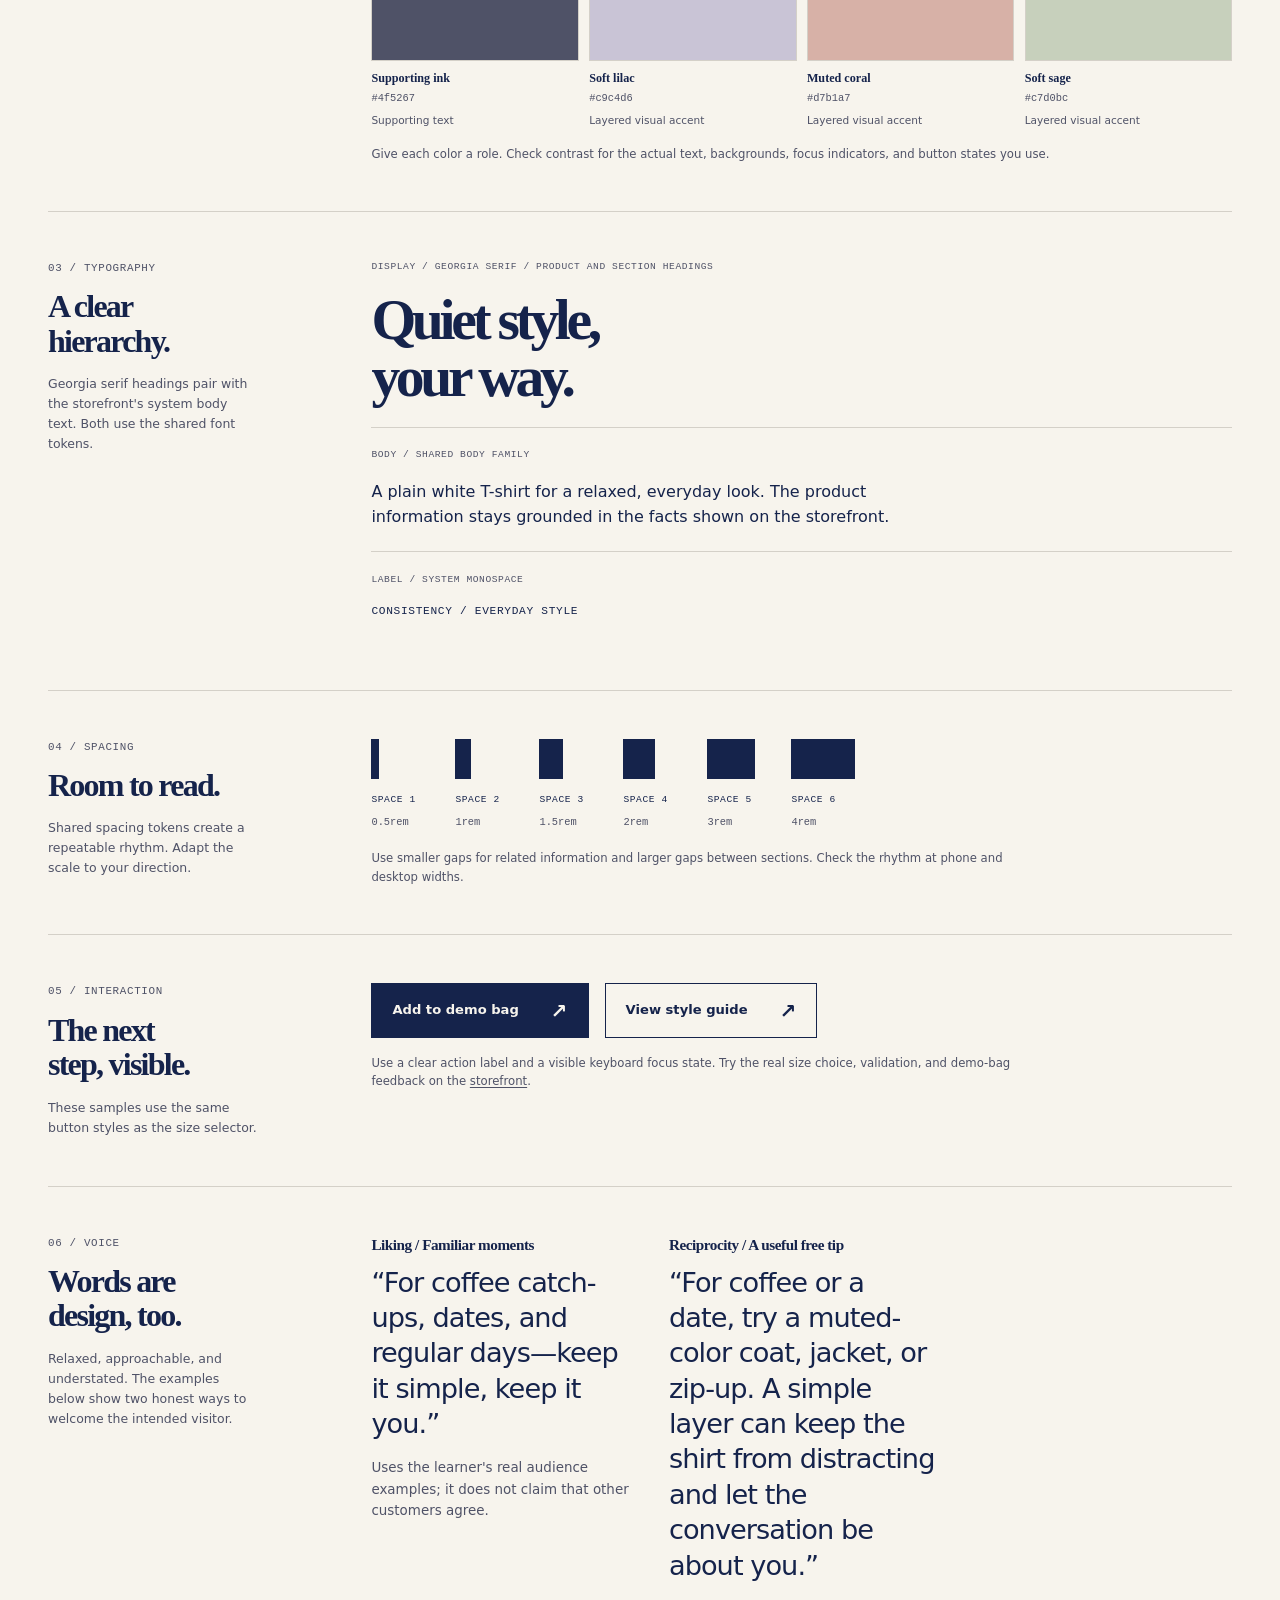
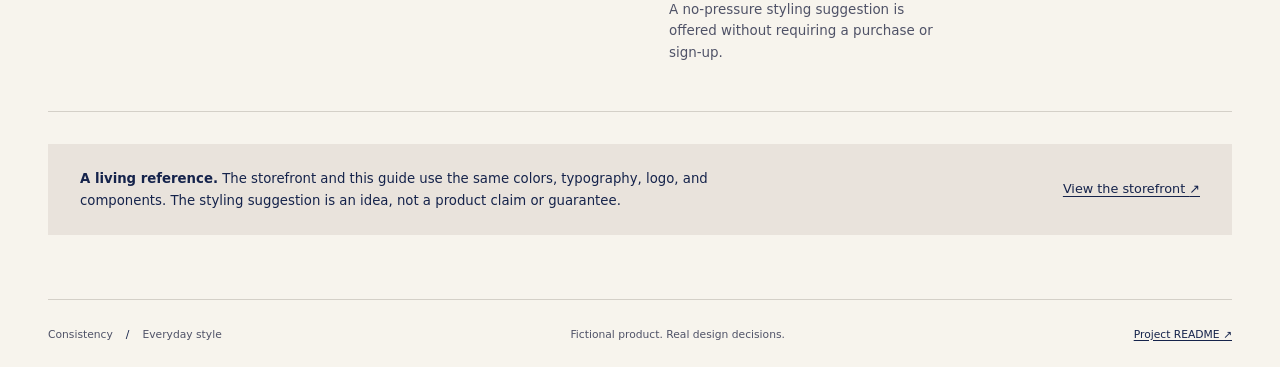
<file: public/styleguide.html>
<!doctype html>
<html lang="en">
  <head>
    <meta charset="utf-8" />
    <meta name="viewport" content="width=device-width, initial-scale=1" />
    <meta
      name="description"
      content="The live Consistency style guide: shared colors, typography, logo, components, and voice."
    />
    <title>Consistency — Live style guide</title>
    <link rel="icon" href="data:," />
    <link rel="stylesheet" href="styles.css" />
    <script src="styleguide.js" defer></script>
  </head>
  <body>
    <a class="skip-link" href="#main">Skip to content</a>
    <header class="site-header wrap">
      <a
        class="brand-link"
        href="index.html"
        aria-label="Consistency storefront home"
        ><img
          class="wordmark"
          src="assets/consistency-wordmark.svg"
          alt="Consistency"
          width="175"
          height="26"
      /></a>
      <nav class="main-nav" aria-label="Main navigation">
        <a class="nav-link" href="research.html">Research</a>
        <a class="nav-link" href="index.html">Shop</a
        ><a class="nav-link" href="styleguide.html" aria-current="page"
          >Style guide</a
        ><a class="nav-link" href="studio.html"
          >Studio <span aria-hidden="true">↗</span></a
        >
      </nav>
      <span class="micro-label">Live brand board</span>
    </header>
    <main id="main">
      <section class="page-hero wrap" aria-labelledby="guide-title">
        <p class="eyebrow">
          <span class="status-dot" aria-hidden="true"></span> Consistency /
          Everyday style
        </p>
        <h1 id="guide-title">Quiet style,<br />your way.</h1>
        <p class="hero-summary">
          A plain white T-shirt for a relaxed, everyday look.
          <strong>This live guide shares the storefront's identity.</strong>
        </p>
      </section>
      <nav class="page-subnav wrap" aria-label="Style guide sections">
        <a class="section-link" href="#direction">00 Direction</a
        ><a class="section-link" href="#logo">01 Logo</a
        ><a class="section-link" href="#palette">02 Color</a
        ><a class="section-link" href="#type">03 Type</a
        ><a class="section-link" href="#spacing">04 Space</a
        ><a class="section-link" href="#buttons">05 Buttons</a
        ><a class="section-link" href="#voice">06 Voice</a>
      </nav>

      <section
        id="direction"
        class="guide-section wrap"
        aria-labelledby="direction-title"
      >
        <div class="section-heading">
          <span class="section-number">00 / Direction</span>
          <h2 id="direction-title">Everyday, with a point of view.</h2>
          <p>
            These are the current brand choices; audience assumptions remain
            unvalidated.
          </p>
        </div>
        <div class="guide-content">
          <span class="draft-label">BRAND-001 / Current direction</span>
          <div class="decision-grid">
            <div>
              <h3>Audience</h3>
              <p>
                Day-to-day wearers looking for fashionable solid basics without
                words or bold graphics. A working hypothesis, not validated
                research.
              </p>
            </div>
            <div>
              <h3>Archetype</h3>
              <p class="undecided">Everyman</p>
              <p>Relaxed, approachable, and understated.</p>
            </div>
            <div>
              <h3>Visual direction</h3>
              <p>
                Postmodernist layers and different shades of color, balanced
                with a quiet everyday message.
              </p>
            </div>
          </div>
        </div>
      </section>

      <section
        id="logo"
        class="guide-section wrap"
        aria-labelledby="logo-title"
      >
        <div class="section-heading">
          <span class="section-number">01 / Logo</span>
          <h2 id="logo-title">One word, not too loud.</h2>
          <p>
            An original single-color wordmark, shown here and in the storefront.
          </p>
        </div>
        <div class="guide-content">
          <div class="logo-board">
            <img
              src="assets/consistency-wordmark.svg"
              alt="Consistency wordmark"
              width="350"
              height="52"
            />
          </div>
          <div class="logo-variants">
            <div class="logo-variant">
              <img
                class="logo-small"
                src="assets/consistency-wordmark.svg"
                alt="Consistency wordmark at a small size"
                width="110"
                height="16"
              />
              <p>Small-size preview · 110px wide</p>
            </div>
            <div class="logo-variant">
              <img
                class="logo-mono"
                src="assets/consistency-wordmark.svg"
                alt="Consistency wordmark in monochrome"
                width="190"
                height="28"
              />
              <p>Monochrome preview · one color</p>
            </div>
          </div>
          <p class="guide-note">
            The shared SVG appears at 150px in the storefront header and in a
            one-color presentation here. The proposal is original artwork, not
            trademark clearance. Keep the shared source at
            <code>assets/consistency-wordmark.svg</code>.
          </p>
        </div>
      </section>

      <section
        id="palette"
        class="guide-section wrap"
        aria-labelledby="palette-title"
      >
        <div class="section-heading">
          <span class="section-number">02 / Color</span>
          <h2 id="palette-title">Color has<br />a job to do.</h2>
          <p>
            Muted shades add a playful postmodernist layer without overwhelming
            the plain white shirt. Swatches and values use shared CSS tokens.
          </p>
        </div>
        <div class="guide-content">
          <div class="palette-grid">
            <article class="palette-card">
              <div
                class="color-swatch"
                style="--swatch-color: var(--color-paper)"
              ></div>
              <h3>Warm paper</h3>
              <code data-color-token="--color-paper">CSS token</code>
              <p>Page background</p>
            </article>
            <article class="palette-card">
              <div
                class="color-swatch"
                style="--swatch-color: var(--color-ink)"
              ></div>
              <h3>Deep blue</h3>
              <code data-color-token="--color-ink">CSS token</code>
              <p>Text and primary action</p>
            </article>
            <article class="palette-card">
              <div
                class="color-swatch"
                style="--swatch-color: var(--color-accent)"
              ></div>
              <h3>Soft gold</h3>
              <code data-color-token="--color-accent">CSS token</code>
              <p>Quiet emphasis and focus states</p>
            </article>
            <article class="palette-card">
              <div
                class="color-swatch"
                style="--swatch-color: var(--color-soft)"
              ></div>
              <h3>Warm neutral</h3>
              <code data-color-token="--color-soft">CSS token</code>
              <p>Supporting surfaces</p>
            </article>
            <article class="palette-card">
              <div
                class="color-swatch"
                style="--swatch-color: var(--color-muted)"
              ></div>
              <h3>Supporting ink</h3>
              <code data-color-token="--color-muted">CSS token</code>
              <p>Supporting text</p>
            </article>
            <article class="palette-card">
              <div
                class="color-swatch"
                style="--swatch-color: var(--color-lilac)"
              ></div>
              <h3>Soft lilac</h3>
              <code data-color-token="--color-lilac">CSS token</code>
              <p>Layered visual accent</p>
            </article>
            <article class="palette-card">
              <div
                class="color-swatch"
                style="--swatch-color: var(--color-coral)"
              ></div>
              <h3>Muted coral</h3>
              <code data-color-token="--color-coral">CSS token</code>
              <p>Layered visual accent</p>
            </article>
            <article class="palette-card">
              <div
                class="color-swatch"
                style="--swatch-color: var(--color-sage)"
              ></div>
              <h3>Soft sage</h3>
              <code data-color-token="--color-sage">CSS token</code>
              <p>Layered visual accent</p>
            </article>
          </div>
          <p class="guide-note">
            Give each color a role. Check contrast for the actual text,
            backgrounds, focus indicators, and button states you use.
          </p>
        </div>
      </section>

      <section
        id="type"
        class="guide-section wrap"
        aria-labelledby="type-title"
      >
        <div class="section-heading">
          <span class="section-number">03 / Typography</span>
          <h2 id="type-title">A clear<br />hierarchy.</h2>
          <p>
            Georgia serif headings pair with the storefront's system body text.
            Both use the shared font tokens.
          </p>
        </div>
        <div class="guide-content">
          <div class="type-specimen">
            <span class="type-label"
              >Display / Georgia serif / product and section headings</span
            >
            <p class="type-display">Quiet style,<br />your way.</p>
          </div>
          <div class="type-specimen">
            <span class="type-label">Body / shared body family</span>
            <p class="type-body">
              A plain white T-shirt for a relaxed, everyday look. The product
              information stays grounded in the facts shown on the storefront.
            </p>
          </div>
          <div class="type-specimen">
            <span class="type-label">Label / system monospace</span>
            <p class="type-mono">Consistency / Everyday style</p>
          </div>
        </div>
      </section>

      <section
        id="spacing"
        class="guide-section wrap"
        aria-labelledby="spacing-title"
      >
        <div class="section-heading">
          <span class="section-number">04 / Spacing</span>
          <h2 id="spacing-title">Room to read.</h2>
          <p>
            Shared spacing tokens create a repeatable rhythm. Adapt the scale to
            your direction.
          </p>
        </div>
        <div class="guide-content">
          <div class="spacing-grid">
            <div class="spacing-token">
              <div
                class="spacing-bar"
                style="--token-size: var(--space-1)"
              ></div>
              <span class="token-name">Space 1</span
              ><code data-space-token="--space-1">CSS token</code>
            </div>
            <div class="spacing-token">
              <div
                class="spacing-bar"
                style="--token-size: var(--space-2)"
              ></div>
              <span class="token-name">Space 2</span
              ><code data-space-token="--space-2">CSS token</code>
            </div>
            <div class="spacing-token">
              <div
                class="spacing-bar"
                style="--token-size: var(--space-3)"
              ></div>
              <span class="token-name">Space 3</span
              ><code data-space-token="--space-3">CSS token</code>
            </div>
            <div class="spacing-token">
              <div
                class="spacing-bar"
                style="--token-size: var(--space-4)"
              ></div>
              <span class="token-name">Space 4</span
              ><code data-space-token="--space-4">CSS token</code>
            </div>
            <div class="spacing-token">
              <div
                class="spacing-bar"
                style="--token-size: var(--space-5)"
              ></div>
              <span class="token-name">Space 5</span
              ><code data-space-token="--space-5">CSS token</code>
            </div>
            <div class="spacing-token">
              <div
                class="spacing-bar"
                style="--token-size: var(--space-6)"
              ></div>
              <span class="token-name">Space 6</span
              ><code data-space-token="--space-6">CSS token</code>
            </div>
          </div>
          <p class="guide-note">
            Use smaller gaps for related information and larger gaps between
            sections. Check the rhythm at phone and desktop widths.
          </p>
        </div>
      </section>

      <section
        id="buttons"
        class="guide-section wrap"
        aria-labelledby="buttons-title"
      >
        <div class="section-heading">
          <span class="section-number">05 / Interaction</span>
          <h2 id="buttons-title">The next<br />step, visible.</h2>
          <p>These samples use the same button styles as the size selector.</p>
        </div>
        <div class="guide-content">
          <div class="button-samples">
            <span class="button button-primary"
              >Add to demo bag <span aria-hidden="true">↗</span></span
            ><span class="button button-secondary"
              >View style guide <span aria-hidden="true">↗</span></span
            >
          </div>
          <p class="guide-note">
            Use a clear action label and a visible keyboard focus state. Try the
            real size choice, validation, and demo-bag feedback on the
            <a href="index.html">storefront</a>.
          </p>
        </div>
      </section>

      <section
        id="voice"
        class="guide-section wrap"
        aria-labelledby="voice-title"
      >
        <div class="section-heading">
          <span class="section-number">06 / Voice</span>
          <h2 id="voice-title">Words are<br />design, too.</h2>
          <p>
            Relaxed, approachable, and understated. The examples below show two
            honest ways to welcome the intended visitor.
          </p>
        </div>
        <div class="guide-content">
          <div class="voice-grid">
            <div>
              <h3>Liking / Familiar moments</h3>
              <p class="voice-example">
                “For coffee catch-ups, dates, and regular days—keep it simple,
                keep it you.”
              </p>
              <p>
                Uses the learner's real audience examples; it does not claim
                that other customers agree.
              </p>
            </div>
            <div>
              <h3>Reciprocity / A useful free tip</h3>
              <p class="voice-example">
                “For coffee or a date, try a muted-color coat, jacket, or
                zip-up. A simple layer can keep the shirt from distracting and
                let the conversation be about you.”
              </p>
              <p>
                A no-pressure styling suggestion is offered without requiring a
                purchase or sign-up.
              </p>
            </div>
          </div>
        </div>
      </section>

      <div class="guide-footer-note wrap">
        <p>
          <strong>A living reference.</strong> The storefront and this guide use
          the same colors, typography, logo, and components. The styling
          suggestion is an idea, not a product claim or guarantee.
        </p>
        <a href="index.html"
          >View the storefront <span aria-hidden="true">↗</span></a
        >
      </div>
    </main>
    <footer class="site-footer wrap">
      <p>
        Consistency <span class="footer-separator"> / </span> Everyday style
      </p>
      <p class="footer-tagline">Fictional product. Real design decisions.</p>
      <a href="https://github.com/kaw393939/is117-brand-studio#readme"
        >Project README <span aria-hidden="true">↗</span></a
      >
    </footer>
  </body>
</html>
</file>
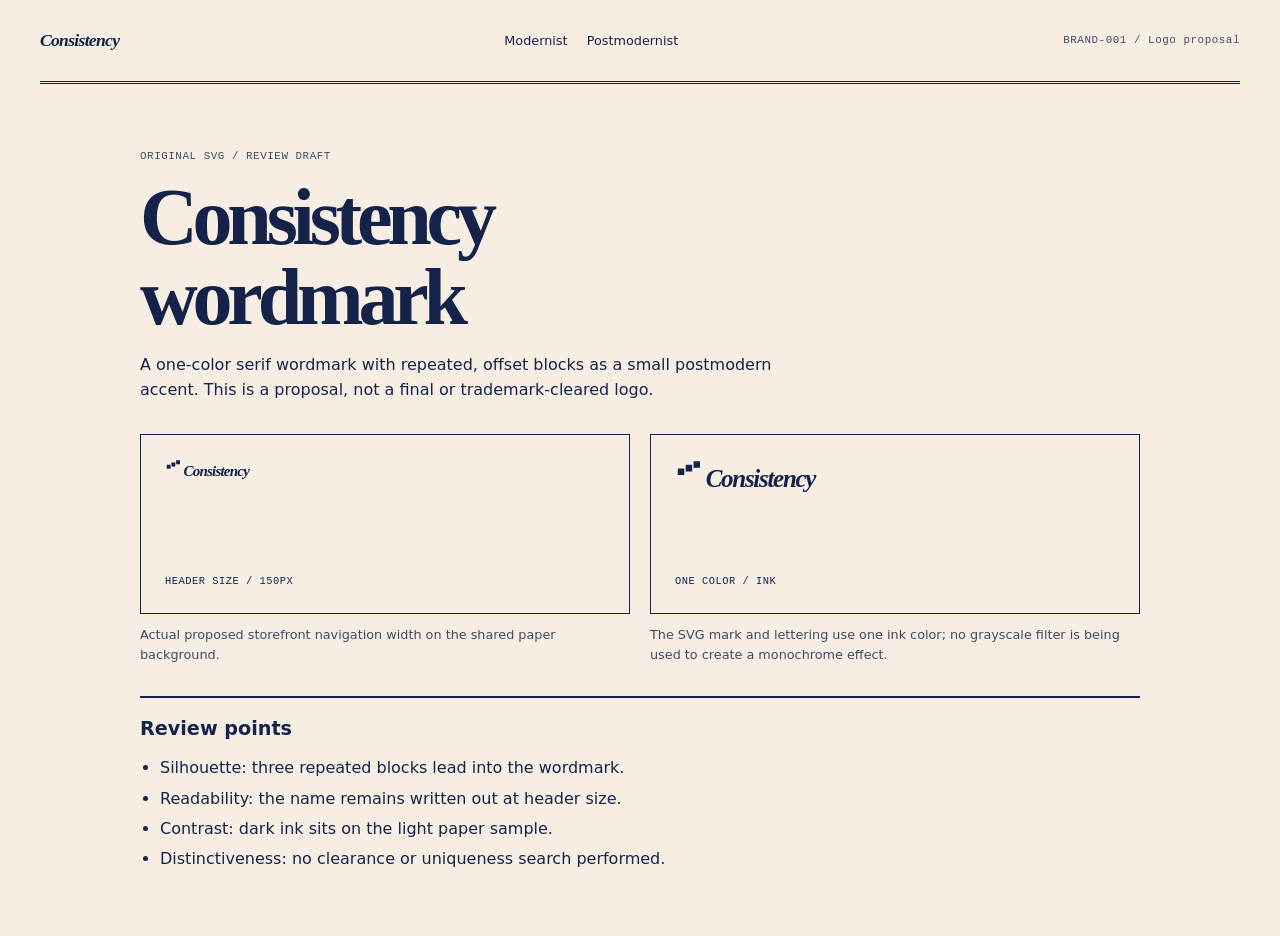
<file: public/explorations/logo-proposal.html>
<!doctype html>
<html lang="en">
  <head>
    <meta charset="utf-8" />
    <meta name="viewport" content="width=device-width, initial-scale=1" />
    <meta
      name="description"
      content="A reviewable one-color wordmark proposal for the Consistency brand."
    />
    <title>Consistency — Wordmark proposal</title>
    <link rel="stylesheet" href="directions.css" />
  </head>
  <body class="exploration logo-proposal">
    <a class="skip-link" href="#main">Skip to proposal</a>
    <header class="preview-header">
      <a class="preview-brand" href="../index.html">Consistency</a>
      <nav aria-label="Hero direction previews">
        <a href="modernist.html">Modernist</a>
        <a href="postmodernist.html">Postmodernist</a>
      </nav>
      <span class="preview-id">BRAND-001 / Logo proposal</span>
    </header>
    <main id="main">
      <section class="logo-review" aria-labelledby="proposal-title">
        <p class="notes-kicker">Original SVG / review draft</p>
        <h1 id="proposal-title">Consistency wordmark</h1>
        <p class="proposal-intro">
          A one-color serif wordmark with repeated, offset blocks as a small
          postmodern accent. This is a proposal, not a final or
          trademark-cleared logo.
        </p>
        <div class="logo-review-grid">
          <figure class="logo-review-card">
            <div class="logo-nav-sample">
              <img
                src="../assets/consistency-wordmark.svg"
                alt="Consistency wordmark proposal at 150 pixels wide"
                width="150"
                height="23"
              />
              <span class="sample-nav-label">Header size / 150px</span>
            </div>
            <figcaption>
              Actual proposed storefront navigation width on the shared paper
              background.
            </figcaption>
          </figure>
          <figure class="logo-review-card">
            <div class="logo-one-color-sample">
              <img
                src="../assets/consistency-wordmark.svg"
                alt="Consistency wordmark proposal in one ink color"
                width="250"
                height="37"
              />
              <span class="sample-nav-label">One color / ink</span>
            </div>
            <figcaption>
              The SVG mark and lettering use one ink color; no grayscale filter
              is being used to create a monochrome effect.
            </figcaption>
          </figure>
        </div>
        <aside class="logo-review-notes" aria-labelledby="review-title">
          <h2 id="review-title">Review points</h2>
          <ul>
            <li>Silhouette: three repeated blocks lead into the wordmark.</li>
            <li>Readability: the name remains written out at header size.</li>
            <li>Contrast: dark ink sits on the light paper sample.</li>
            <li>
              Distinctiveness: no clearance or uniqueness search performed.
            </li>
          </ul>
        </aside>
      </section>
    </main>
  </body>
</html>
</file>
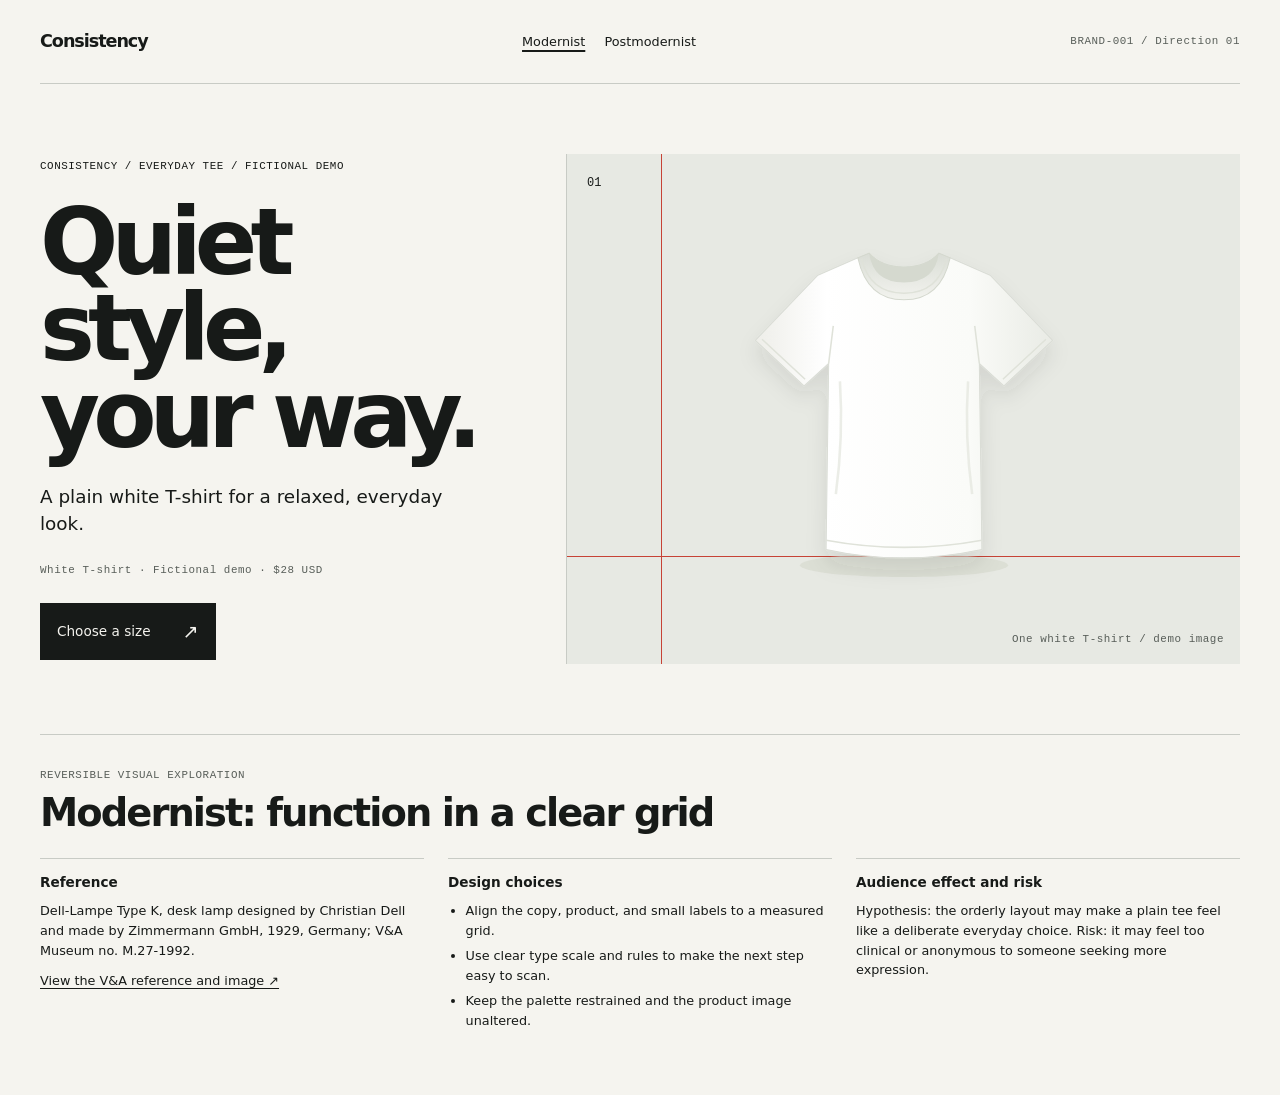
<file: public/explorations/modernist.html>
<!doctype html>
<html lang="en">
  <head>
    <meta charset="utf-8" />
    <meta name="viewport" content="width=device-width, initial-scale=1" />
    <meta
      name="description"
      content="A reversible modernist hero exploration for the Consistency brand brief."
    />
    <title>Consistency — Modernist hero exploration</title>
    <link rel="stylesheet" href="directions.css" />
  </head>
  <body class="exploration direction-modern">
    <a class="skip-link" href="#main">Skip to preview</a>
    <header class="preview-header">
      <a class="preview-brand" href="../index.html">Consistency</a>
      <nav aria-label="Hero direction previews">
        <a aria-current="page" href="modernist.html">Modernist</a>
        <a href="postmodernist.html">Postmodernist</a>
      </nav>
      <span class="preview-id">BRAND-001 / Direction 01</span>
    </header>

    <main id="main">
      <section class="hero" aria-labelledby="hero-title">
        <div class="hero-copy">
          <p class="hero-kicker">Consistency / Everyday tee / Fictional demo</p>
          <h1 id="hero-title">Quiet style, your way.</h1>
          <p class="hero-support">
            A plain white T-shirt for a relaxed, everyday look.
          </p>
          <p class="product-meta">White T-shirt · Fictional demo · $28 USD</p>
          <a class="hero-action" href="../index.html#product-form">
            Choose a size <span aria-hidden="true">↗</span>
          </a>
        </div>

        <div class="hero-art">
          <div class="grid-mark grid-mark-one" aria-hidden="true"></div>
          <div class="grid-mark grid-mark-two" aria-hidden="true"></div>
          <span class="art-index" aria-hidden="true">01</span>
          <img
            src="../assets/white-shirt.svg"
            alt="Plain white, unbranded short-sleeved T-shirt"
            width="800"
            height="880"
          />
          <p class="art-caption">One white T-shirt / demo image</p>
        </div>
      </section>

      <section class="direction-notes" aria-labelledby="notes-title">
        <p class="notes-kicker">Reversible visual exploration</p>
        <h2 id="notes-title">Modernist: function in a clear grid</h2>
        <div class="notes-grid">
          <div>
            <h3>Reference</h3>
            <p>
              Dell-Lampe Type K, desk lamp designed by Christian Dell and made
              by Zimmermann GmbH, 1929, Germany; V&amp;A Museum no. M.27-1992.
            </p>
            <a
              href="https://www.vam.ac.uk/articles/what-was-modernism"
              target="_blank"
              rel="noopener noreferrer"
              >View the V&amp;A reference and image ↗</a
            >
          </div>
          <div>
            <h3>Design choices</h3>
            <ul>
              <li>
                Align the copy, product, and small labels to a measured grid.
              </li>
              <li>
                Use clear type scale and rules to make the next step easy to
                scan.
              </li>
              <li>
                Keep the palette restrained and the product image unaltered.
              </li>
            </ul>
          </div>
          <div>
            <h3>Audience effect and risk</h3>
            <p>
              Hypothesis: the orderly layout may make a plain tee feel like a
              deliberate everyday choice. Risk: it may feel too clinical or
              anonymous to someone seeking more expression.
            </p>
          </div>
        </div>
      </section>
    </main>
  </body>
</html>
</file>
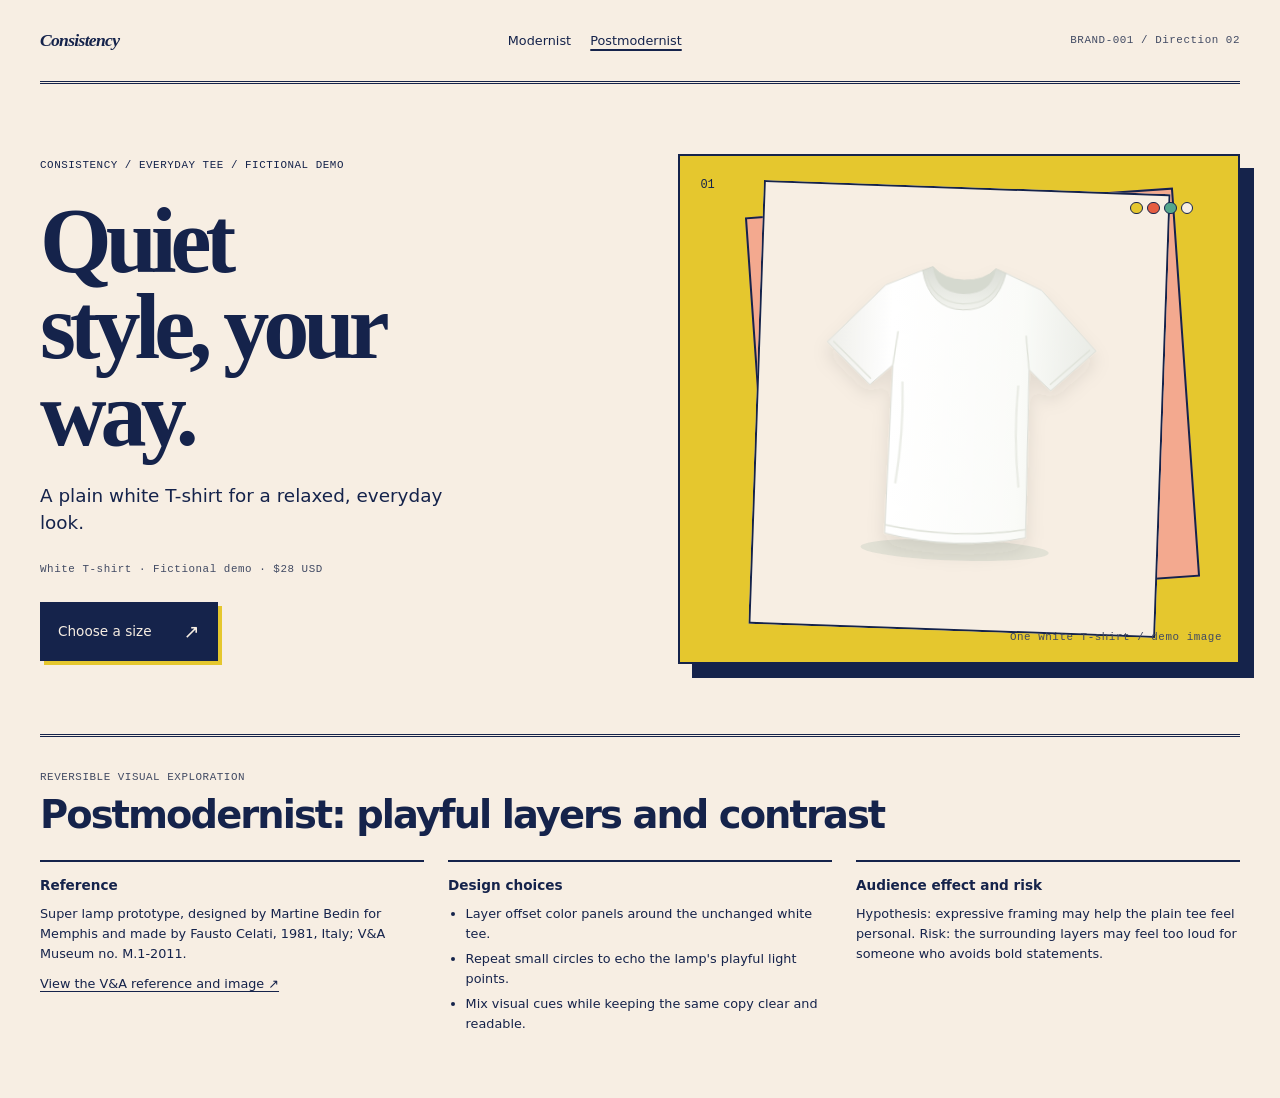
<file: public/explorations/postmodernist.html>
<!doctype html>
<html lang="en">
  <head>
    <meta charset="utf-8" />
    <meta name="viewport" content="width=device-width, initial-scale=1" />
    <meta
      name="description"
      content="A reversible postmodernist hero exploration for the Consistency brand brief."
    />
    <title>Consistency — Postmodernist hero exploration</title>
    <link rel="stylesheet" href="directions.css" />
  </head>
  <body class="exploration direction-postmodern">
    <a class="skip-link" href="#main">Skip to preview</a>
    <header class="preview-header">
      <a class="preview-brand" href="../index.html">Consistency</a>
      <nav aria-label="Hero direction previews">
        <a href="modernist.html">Modernist</a>
        <a aria-current="page" href="postmodernist.html">Postmodernist</a>
      </nav>
      <span class="preview-id">BRAND-001 / Direction 02</span>
    </header>

    <main id="main">
      <section class="hero" aria-labelledby="hero-title">
        <div class="hero-copy">
          <p class="hero-kicker">Consistency / Everyday tee / Fictional demo</p>
          <h1 id="hero-title">Quiet style, your way.</h1>
          <p class="hero-support">
            A plain white T-shirt for a relaxed, everyday look.
          </p>
          <p class="product-meta">White T-shirt · Fictional demo · $28 USD</p>
          <a class="hero-action" href="../index.html#product-form">
            Choose a size <span aria-hidden="true">↗</span>
          </a>
        </div>

        <div class="hero-art">
          <div class="layer layer-back" aria-hidden="true"></div>
          <div class="wheel-mark" aria-hidden="true">
            <span></span><span></span><span></span><span></span>
          </div>
          <span class="art-index" aria-hidden="true">01</span>
          <img
            src="../assets/white-shirt.svg"
            alt="Plain white, unbranded short-sleeved T-shirt"
            width="800"
            height="880"
          />
          <p class="art-caption">One white T-shirt / demo image</p>
        </div>
      </section>

      <section class="direction-notes" aria-labelledby="notes-title">
        <p class="notes-kicker">Reversible visual exploration</p>
        <h2 id="notes-title">Postmodernist: playful layers and contrast</h2>
        <div class="notes-grid">
          <div>
            <h3>Reference</h3>
            <p>
              Super lamp prototype, designed by Martine Bedin for Memphis and
              made by Fausto Celati, 1981, Italy; V&amp;A Museum no. M.1-2011.
            </p>
            <a
              href="https://www.vam.ac.uk/articles/what-is-postmodernism"
              target="_blank"
              rel="noopener noreferrer"
              >View the V&amp;A reference and image ↗</a
            >
          </div>
          <div>
            <h3>Design choices</h3>
            <ul>
              <li>Layer offset color panels around the unchanged white tee.</li>
              <li>
                Repeat small circles to echo the lamp's playful light points.
              </li>
              <li>
                Mix visual cues while keeping the same copy clear and readable.
              </li>
            </ul>
          </div>
          <div>
            <h3>Audience effect and risk</h3>
            <p>
              Hypothesis: expressive framing may help the plain tee feel
              personal. Risk: the surrounding layers may feel too loud for
              someone who avoids bold statements.
            </p>
          </div>
        </div>
      </section>
    </main>
  </body>
</html>
</file>
<file: public/styles.css>
/* Shared brand tokens used by the storefront, style guide, and studio overview. */
:root {
  --color-paper: #f7f4ed;
  --color-ink: #15234b;
  --color-muted: #4f5267;
  --color-line: #d4d0c8;
  --color-accent: #ddd1a9;
  --color-soft: #e9e3dc;
  --color-lilac: #c9c4d6;
  --color-coral: #d7b1a7;
  --color-sage: #c7d0bc;
  --color-white: #fff;
  --color-danger: #992e28;
  --font-body:
    system-ui, -apple-system, blinkmacsystemfont, "Segoe UI", sans-serif;
  --font-display: georgia, "Times New Roman", serif;
  --font-mono: ui-monospace, sfmono-regular, consolas, monospace;
  --space-1: 0.5rem;
  --space-2: 1rem;
  --space-3: 1.5rem;
  --space-4: 2rem;
  --space-5: 3rem;
  --space-6: 4rem;
  --page-width: 1440px;
}

* {
  box-sizing: border-box;
}

html {
  scroll-behavior: smooth;
  scroll-padding-top: 1.5rem;
}

body {
  margin: 0;
  background: var(--color-paper);
  color: var(--color-ink);
  font-family: var(--font-body);
  line-height: 1.6;
  -webkit-font-smoothing: antialiased;
}

img,
svg {
  display: block;
  max-width: 100%;
}

button,
a,
input {
  -webkit-tap-highlight-color: transparent;
}

a {
  color: inherit;
  text-underline-offset: 0.2em;
  text-decoration-thickness: 1px;
}

a:hover {
  text-decoration-thickness: 2px;
}

button,
input {
  font: inherit;
}

button {
  cursor: pointer;
}

button:disabled {
  cursor: default;
}

:focus-visible {
  outline: 3px solid var(--color-ink);
  outline-offset: 5px;
}

[hidden] {
  display: none !important;
}

::selection {
  background: var(--color-accent);
  color: var(--color-ink);
}

h1,
h2,
h3,
p {
  margin: 0;
}

h1,
h2,
h3 {
  font-family: var(--font-display);
  font-weight: 550;
}

h1 {
  font-size: clamp(3.4rem, 6.25vw, 6.6rem);
  line-height: 0.99;
  letter-spacing: -0.075em;
}

h2 {
  font-size: clamp(2rem, 3.6vw, 3.75rem);
  line-height: 1.08;
  letter-spacing: -0.055em;
}

h3 {
  font-size: 1.3rem;
  line-height: 1.3;
  letter-spacing: -0.03em;
}

p + p {
  margin-top: var(--space-2);
}

.wrap {
  width: min(calc(100% - 6rem), var(--page-width));
  margin-inline: auto;
}

.muted {
  color: var(--color-muted);
}

.eyebrow,
.micro-label,
.visual-label,
.image-caption,
.section-number,
.type-label,
.token-name {
  font-family: var(--font-mono);
  font-size: 0.68rem;
  font-weight: 500;
  line-height: 1.5;
  letter-spacing: 0.06em;
  text-transform: uppercase;
}

.eyebrow {
  display: flex;
  align-items: center;
  gap: 0.55rem;
}

.status-dot {
  width: 7px;
  height: 7px;
  display: inline-block;
  background: var(--color-ink);
  border-radius: 50%;
}

.skip-link {
  position: fixed;
  top: 8px;
  left: 8px;
  z-index: 10;
  transform: translateY(-180%);
  padding: 0.75rem 1rem;
  background: var(--color-ink);
  color: var(--color-white);
}

.skip-link:focus {
  transform: translateY(0);
}

.starter-notice {
  display: flex;
  justify-content: space-between;
  align-items: center;
  gap: 1.5rem;
  padding: 0.8rem 3rem;
  background: var(--color-accent);
  font-size: 0.73rem;
  line-height: 1.5;
}

.starter-notice a {
  flex-shrink: 0;
  font-weight: 650;
}

.site-header {
  min-height: 106px;
  display: flex;
  align-items: center;
  gap: 3rem;
  border-bottom: 1px solid var(--color-line);
}

.brand-link {
  display: inline-block;
  flex-shrink: 0;
}

.wordmark {
  width: 150px;
  height: auto;
}

.main-nav {
  display: flex;
  justify-content: center;
  align-items: center;
  gap: 2rem;
  margin-inline: auto;
}

.nav-link,
.bag-link {
  text-decoration: none;
  font-size: 0.8rem;
}

.nav-link {
  padding-block: 0.5rem;
  border-bottom: 1px solid transparent;
}

.nav-link:hover,
.nav-link[aria-current="page"] {
  border-color: currentcolor;
}

.bag-link {
  display: flex;
  align-items: center;
  gap: 0.65rem;
  white-space: nowrap;
}

.bag-count {
  display: grid;
  place-items: center;
  min-width: 1.7rem;
  height: 1.7rem;
  border: 1px solid var(--color-ink);
  border-radius: 50%;
  font-size: 0.7rem;
}

.product-section {
  display: grid;
  grid-template-columns: 1.13fr 1fr;
  gap: clamp(3rem, 7vw, 8rem);
  padding-block: var(--space-5) 5rem;
  align-items: start;
}

.product-visual {
  position: relative;
  isolation: isolate;
  overflow: hidden;
  background: var(--color-soft);
}

.product-visual::before,
.product-visual::after {
  content: "";
  position: absolute;
  z-index: 0;
  pointer-events: none;
}

.product-visual::before {
  inset: 12% 9% auto auto;
  width: 58%;
  aspect-ratio: 1.15;
  background: var(--color-lilac);
  transform: rotate(7deg);
}

.product-visual::after {
  top: 29%;
  left: 10%;
  width: 1rem;
  height: 1rem;
  border-radius: 50%;
  background: var(--color-coral);
  box-shadow:
    1.2rem 1.2rem 0 var(--color-sage),
    2.4rem 2.4rem 0 var(--color-accent);
}

.visual-label {
  position: absolute;
  z-index: 2;
  inset: 1.3rem 1.4rem auto;
  display: flex;
  justify-content: space-between;
  gap: 1rem;
  font-size: 0.6rem;
}

.shirt-image {
  width: 100%;
  height: auto;
  aspect-ratio: 800 / 880;
  object-fit: contain;
  position: relative;
  z-index: 1;
}

.image-caption {
  display: flex;
  align-items: center;
  justify-content: space-between;
  gap: 1rem;
  padding: 1.2rem 1.4rem;
  border-top: 1px solid var(--color-line);
  font-size: 0.59rem;
}

.image-caption > :last-child {
  font-family: var(--font-body);
  font-size: 1.5rem;
  line-height: 1;
}

.product-information {
  max-width: 530px;
  padding-block: 1rem;
}

.product-information h1 {
  margin-top: 1.6rem;
}

.product-intro {
  font-size: 1.2rem;
  line-height: 1.5;
  margin-top: 1.8rem;
  letter-spacing: -0.025em;
}

.product-description {
  margin-top: 0.6rem;
  font-size: 0.88rem;
  max-width: 430px;
}

.price-row {
  display: flex;
  align-items: center;
  justify-content: space-between;
  gap: 1rem;
  margin-block: 2rem 1.5rem;
  padding-bottom: 1.2rem;
  border-bottom: 1px solid var(--color-line);
}

.price {
  font-size: 1.65rem;
  letter-spacing: -0.04em;
  font-weight: 600;
}

.price span {
  font-family: var(--font-mono);
  font-size: 0.65rem;
  font-weight: 400;
  letter-spacing: 0;
  margin-left: 0.25rem;
}

.price-row .micro-label {
  color: var(--color-muted);
  font-size: 0.6rem;
}

fieldset {
  padding: 0;
  margin: 0;
  border: 0;
  min-width: 0;
}

legend {
  padding: 0;
  font-size: 0.84rem;
  font-weight: 650;
}

.field-help {
  margin-top: 0.3rem;
  color: var(--color-muted);
  font-size: 0.74rem;
}

.size-options {
  display: grid;
  grid-template-columns: repeat(4, 1fr);
  gap: 0.6rem;
  margin-top: 1rem;
}

.size-option {
  position: relative;
  cursor: pointer;
}

.size-option input {
  position: absolute;
  opacity: 0;
  width: 100%;
  height: 100%;
  margin: 0;
  cursor: pointer;
}

.size-option span {
  display: grid;
  place-items: center;
  min-height: 3.2rem;
  border: 1px solid var(--color-line);
  background: var(--color-paper);
  font-size: 0.83rem;
  transition:
    background 150ms ease,
    border-color 150ms ease;
}

.size-option input:checked + span {
  background: var(--color-ink);
  border-color: var(--color-ink);
  color: var(--color-paper);
}

.size-option input:hover + span {
  border-color: var(--color-ink);
}

.size-option input:focus-visible + span {
  outline: 3px solid var(--color-ink);
  outline-offset: 4px;
}

.size-option input:focus-visible {
  outline: none;
}

.field-error {
  color: var(--color-danger);
  font-size: 0.8rem;
  margin-top: 0.9rem;
  font-weight: 550;
}

.button {
  display: inline-flex;
  align-items: center;
  justify-content: space-between;
  gap: 2rem;
  min-height: 3.4rem;
  border: 1px solid var(--color-ink);
  padding: 0.9rem 1.25rem;
  font-size: 0.82rem;
  font-weight: 550;
  line-height: 1.4;
  text-decoration: none;
  transition:
    background 150ms ease,
    color 150ms ease;
}

.button > span[aria-hidden] {
  font-size: 1.25rem;
  line-height: 1;
}

.button-primary {
  background: var(--color-ink);
  color: var(--color-paper);
}

.button-primary:hover {
  background: var(--color-accent);
  color: var(--color-ink);
}

.button-secondary {
  background: transparent;
  color: var(--color-ink);
}

.button-secondary:hover {
  background: var(--color-soft);
}

.add-button {
  width: 100%;
  margin-top: 1.4rem;
}

.demo-disclaimer {
  font-size: 0.68rem;
  line-height: 1.65;
  color: var(--color-muted);
  margin-top: 0.9rem;
  max-width: 420px;
}

.styling-tip {
  margin-top: 1.5rem;
  padding: 1.2rem 1.35rem;
  border-inline-start: 4px solid var(--color-coral);
  background: var(--color-soft);
}

.styling-tip h2 {
  margin-top: 0.6rem;
  font-size: 1.35rem;
  letter-spacing: -0.035em;
}

.styling-tip :where(p:not(.eyebrow)) {
  margin-top: 0.5rem;
  font-size: 0.78rem;
}

.product-facts {
  margin-bottom: 0;
  margin-top: 1.8rem;
}

.product-facts div {
  display: flex;
  justify-content: space-between;
  gap: 1rem;
  padding-block: 0.62rem;
  border-top: 1px solid var(--color-line);
  font-size: 0.71rem;
}

.product-facts dt {
  color: var(--color-muted);
}

.product-facts dd {
  margin: 0;
  font-weight: 500;
  text-align: right;
}

.brand-story {
  display: grid;
  grid-template-columns: minmax(0, 0.8fr) minmax(0, 1.2fr);
  gap: clamp(2rem, 7vw, 8rem);
  align-items: center;
  border-top: 1px solid var(--color-line);
  padding-block: 4rem;
}

.brand-story h2 {
  max-width: 11ch;
  font-size: clamp(2rem, 3.8vw, 3.25rem);
}

.brand-story-copy {
  max-width: 42rem;
  color: var(--color-muted);
  font-family: var(--font-display);
  font-size: clamp(1.25rem, 2vw, 1.75rem);
  line-height: 1.4;
}

.bag-section {
  display: grid;
  grid-template-columns: 1fr 1fr;
  gap: 3rem;
  border-top: 1px solid var(--color-line);
  padding-block: 3rem;
}

.bag-section h2 {
  margin-top: 0.6rem;
  font-size: clamp(2rem, 3vw, 3rem);
}

.bag-details {
  padding-top: 0.2rem;
  font-size: 0.85rem;
}

.bag-message {
  max-width: 500px;
}

.bag-items {
  list-style: none;
  margin: 1rem 0;
  padding: 0;
}

.bag-items:empty {
  margin: 0;
}

.bag-items li {
  padding-block: 0.55rem;
  border-bottom: 1px solid var(--color-line);
  font-size: 0.78rem;
}

.text-button {
  padding: 0.5rem 0;
  border: 0;
  background: transparent;
  color: var(--color-ink);
  font-size: 0.8rem;
  text-decoration: underline;
  text-underline-offset: 0.25rem;
}

.text-button:disabled {
  opacity: 0.5;
}

.bag-details .field-help {
  margin-top: 0.4rem;
  font-size: 0.69rem;
}

.starter-next {
  display: grid;
  grid-template-columns: 1fr 1fr;
  gap: 1.5rem 3rem;
  background: var(--color-accent);
  padding: 2.7rem 3rem 3rem;
  margin-block: 1rem 4rem;
}

.starter-next > .eyebrow {
  grid-column: 1 / -1;
}

.starter-next > div {
  max-width: 470px;
  font-size: 0.86rem;
}

.starter-next .button {
  margin-top: 1.6rem;
}

.site-footer {
  display: flex;
  align-items: center;
  justify-content: space-between;
  gap: 2rem;
  border-top: 1px solid var(--color-line);
  padding-block: 1.6rem;
  font-size: 0.67rem;
  color: var(--color-muted);
}

.footer-tagline {
  margin: 0;
}

.footer-separator {
  margin-inline: 0.6rem;
  color: var(--color-ink);
}

.site-footer a {
  color: var(--color-ink);
}

/* Shared editorial pages */
.page-hero {
  padding-block: 4.5rem 3.8rem;
  display: grid;
  grid-template-columns: 1.25fr 0.75fr;
  align-items: end;
  gap: 1.3rem 4rem;
}

.page-hero > .eyebrow {
  grid-column: 1 / -1;
}

.page-hero h1 {
  font-size: clamp(3.5rem, 6.8vw, 7.3rem);
}

.page-hero .hero-summary {
  max-width: 400px;
  font-size: 0.95rem;
  color: var(--color-muted);
  padding-bottom: 0.25rem;
}

.hero-summary strong {
  font-weight: 550;
  color: var(--color-ink);
}

.page-subnav {
  display: flex;
  flex-wrap: wrap;
  gap: 0.6rem 1.8rem;
  padding-block: 1rem;
  border-top: 1px solid var(--color-line);
  border-bottom: 1px solid var(--color-line);
  font-size: 0.76rem;
}

.section-link {
  text-decoration: none;
}

.section-link:hover {
  text-decoration: underline;
}

.guide-section {
  padding-block: 3rem;
  border-bottom: 1px solid var(--color-line);
  display: grid;
  grid-template-columns: 0.32fr 1fr;
  column-gap: 3rem;
}

.section-heading .section-number {
  color: var(--color-muted);
  display: block;
  margin-bottom: 0.8rem;
}

.section-heading h2 {
  font-size: clamp(1.7rem, 2.5vw, 2.65rem);
}

.section-heading p {
  font-size: 0.78rem;
  color: var(--color-muted);
  margin-top: 1rem;
  max-width: 210px;
}

.guide-content {
  min-width: 0;
}

.draft-label {
  display: inline-block;
  padding: 0.3rem 0.55rem;
  background: var(--color-accent);
  color: var(--color-ink);
  font-family: var(--font-mono);
  font-size: 0.6rem;
  line-height: 1.4;
  letter-spacing: 0.03em;
  text-transform: uppercase;
}

.decision-grid {
  display: grid;
  grid-template-columns: repeat(3, 1fr);
  gap: 1.5rem;
  margin-top: 1.6rem;
}

.decision-grid > div {
  border-top: 1px solid var(--color-line);
  padding-top: 0.8rem;
}

.decision-grid h3 {
  font-size: 0.85rem;
  font-weight: 650;
  letter-spacing: 0;
}

.decision-grid p {
  font-size: 0.8rem;
  color: var(--color-muted);
  margin-top: 0.5rem;
}

.decision-grid .undecided {
  font-size: 1.5rem;
  font-weight: 450;
  color: var(--color-ink);
  letter-spacing: -0.04em;
}

.logo-board {
  min-height: 230px;
  display: grid;
  place-items: center;
  padding: 3rem;
  background: var(--color-white);
  border: 1px solid var(--color-line);
}

.logo-board img {
  width: min(100%, 380px);
}

.logo-variants {
  display: grid;
  grid-template-columns: 1fr 1fr;
  border: 1px solid var(--color-line);
  border-top: 0;
}

.logo-variant {
  min-height: 140px;
  padding: 1.5rem;
  display: flex;
  flex-direction: column;
  justify-content: space-between;
  gap: 1.5rem;
}

.logo-variant + .logo-variant {
  border-left: 1px solid var(--color-line);
}

.logo-small {
  width: 110px;
  height: auto;
}

.logo-mono {
  width: 190px;
  filter: brightness(0);
}

.logo-variant p,
.guide-note {
  font-size: 0.73rem;
  color: var(--color-muted);
}

.guide-note {
  margin-top: 1rem;
  max-width: 680px;
}

.palette-grid {
  display: grid;
  grid-template-columns: repeat(4, 1fr);
  gap: 0.65rem;
}

.color-swatch {
  height: 120px;
  border: 1px solid var(--color-line);
  background: var(--swatch-color);
}

.palette-card h3 {
  font-size: 0.76rem;
  letter-spacing: 0;
  font-weight: 650;
  margin-top: 0.65rem;
}

.palette-card code {
  font-family: var(--font-mono);
  font-size: 0.65rem;
  color: var(--color-muted);
  display: block;
  margin-top: 0.15rem;
}

.palette-card p {
  font-size: 0.66rem;
  color: var(--color-muted);
  margin-top: 0.4rem;
  line-height: 1.5;
}

.type-specimen {
  border-top: 1px solid var(--color-line);
  padding-block: 1.3rem;
}

.type-specimen:first-child {
  border-top: 0;
  padding-top: 0;
}

.type-label {
  display: block;
  margin-bottom: 1rem;
  color: var(--color-muted);
  font-size: 0.6rem;
}

.type-display {
  font-family: var(--font-display);
  font-size: clamp(2.5rem, 4.5vw, 5rem);
  font-weight: 550;
  letter-spacing: -0.075em;
  line-height: 1;
  max-width: 700px;
}

.type-body {
  font-family: var(--font-body);
  font-size: 1rem;
  max-width: 570px;
}

.type-mono {
  font-family: var(--font-mono);
  text-transform: uppercase;
  font-size: 0.7rem;
  letter-spacing: 0.06em;
}

.spacing-grid {
  display: flex;
  flex-wrap: wrap;
  align-items: start;
  gap: 2rem;
}

.spacing-token {
  min-width: 52px;
}

.spacing-bar {
  width: var(--token-size);
  height: 40px;
  background: var(--color-ink);
  margin-bottom: 0.9rem;
}

.token-name {
  display: block;
  font-size: 0.6rem;
}

.spacing-token code {
  font-family: var(--font-mono);
  color: var(--color-muted);
  font-size: 0.65rem;
}

.button-samples {
  display: flex;
  flex-wrap: wrap;
  gap: 1rem;
}

.button-samples .button {
  min-width: 185px;
}

.voice-grid {
  display: grid;
  grid-template-columns: repeat(3, minmax(0, 1fr));
  gap: 2rem;
}

.voice-grid h3 {
  font-size: 0.95rem;
  font-weight: 600;
  margin-bottom: 0.65rem;
}

.voice-grid p {
  font-size: 0.84rem;
  color: var(--color-muted);
}

.voice-example {
  font-size: 1.7rem !important;
  color: var(--color-ink) !important;
  letter-spacing: -0.035em;
  line-height: 1.3;
}

.guide-footer-note {
  display: flex;
  gap: 2rem;
  align-items: center;
  justify-content: space-between;
  background: var(--color-soft);
  padding: 1.5rem 2rem;
  margin-block: 2rem 4rem;
}

.guide-footer-note p {
  font-size: 0.83rem;
  max-width: 680px;
}

.guide-footer-note a {
  font-size: 0.8rem;
  white-space: nowrap;
}

@media (width >= 1600px) {
  .product-section {
    gap: 8rem;
  }
}

@media (width <= 1100px) {
  .wrap {
    width: calc(100% - 4rem);
  }

  .starter-notice {
    padding-inline: 2rem;
  }

  .site-header {
    gap: 1.7rem;
  }

  .main-nav {
    gap: 1.25rem;
  }

  .product-section {
    gap: 3rem;
    align-items: start;
  }

  .product-information h1 {
    font-size: clamp(3.4rem, 7vw, 5rem);
  }

  .product-information {
    padding-top: 0.5rem;
  }

  .product-intro {
    margin-top: 1.4rem;
  }

  .price-row {
    margin-top: 1.5rem;
  }

  .page-hero {
    column-gap: 2rem;
  }

  .guide-section {
    grid-template-columns: 0.35fr 1fr;
    gap: 2rem;
  }

  .palette-grid {
    grid-template-columns: repeat(3, 1fr);
    row-gap: 1.6rem;
  }

  .voice-grid {
    grid-template-columns: repeat(2, minmax(0, 1fr));
  }
}

@media (width <= 760px) {
  .wrap {
    width: calc(100% - 2.5rem);
  }

  .starter-notice {
    padding: 0.75rem 1.25rem;
    font-size: 0.67rem;
    gap: 1rem;
  }

  .starter-notice > span {
    max-width: 480px;
  }

  .starter-notice a {
    font-size: 0.65rem;
  }

  .site-header {
    min-height: 108px;
    display: grid;
    grid-template-columns: 1fr auto;
    gap: 0.5rem 1rem;
    padding-block: 1.2rem 1rem;
  }

  .wordmark {
    width: 130px;
  }

  .main-nav {
    grid-row: 2;
    grid-column: 1 / -1;
    margin: 0;
    justify-content: flex-start;
    gap: 1.5rem;
  }

  .nav-link,
  .bag-link {
    font-size: 0.73rem;
  }

  .bag-link {
    grid-column: 2;
    grid-row: 1;
  }

  .bag-count {
    min-width: 1.5rem;
    height: 1.5rem;
  }

  .product-section {
    grid-template-columns: 1fr;
    gap: 2rem;
    padding-block: 1.5rem 3rem;
  }

  .product-visual {
    max-width: 600px;
    width: 100%;
    margin-inline: auto;
  }

  .shirt-image {
    max-height: 530px;
  }

  .product-information {
    max-width: none;
    padding: 0;
  }

  .product-information h1 {
    font-size: clamp(4.2rem, 13vw, 7rem);
    margin-top: 1rem;
  }

  .product-intro {
    font-size: 1.1rem;
    margin-top: 1.4rem;
  }

  .product-description {
    max-width: 580px;
  }

  .product-facts {
    margin-top: 1.5rem;
  }

  .bag-section {
    grid-template-columns: 1fr;
    gap: 1.3rem;
    padding-block: 2rem;
  }

  .brand-story {
    grid-template-columns: 1fr;
    gap: 0.5rem;
    padding-block: 2rem;
  }

  .bag-section h2 {
    margin-top: 0.6rem;
  }

  .starter-next {
    grid-template-columns: 1fr;
    padding: 1.8rem;
    gap: 1.3rem;
    margin-block: 1rem 3rem;
  }

  .starter-next > div {
    max-width: none;
  }

  .site-footer {
    flex-wrap: wrap;
    gap: 0.7rem 2rem;
    padding-block: 1.5rem;
  }

  .footer-tagline {
    display: none;
  }

  .page-hero {
    padding-block: 2.5rem;
    grid-template-columns: 1fr;
    row-gap: 1.4rem;
  }

  .page-hero h1 {
    font-size: clamp(3.7rem, 11vw, 6rem);
  }

  .page-hero .hero-summary {
    max-width: 570px;
    font-size: 0.9rem;
  }

  .page-subnav {
    gap: 0.6rem 1.2rem;
    font-size: 0.72rem;
  }

  .guide-section {
    grid-template-columns: 1fr;
    gap: 1.8rem;
    padding-block: 2.3rem;
  }

  .section-heading {
    display: grid;
    grid-template-columns: 1fr 1fr;
    column-gap: 2rem;
  }

  .section-heading .section-number {
    grid-column: 1 / -1;
    margin-bottom: 0.5rem;
  }

  .section-heading p {
    max-width: none;
    margin: 0;
    font-size: 0.73rem;
  }

  .decision-grid {
    gap: 1rem;
  }

  .decision-grid .undecided {
    font-size: 1.3rem;
  }

  .decision-grid p {
    font-size: 0.73rem;
  }

  .palette-grid {
    grid-template-columns: repeat(4, 1fr);
  }

  .color-swatch {
    height: 85px;
  }

  .palette-card p {
    font-size: 0.62rem;
  }

  .palette-card code {
    font-size: 0.57rem;
  }

  .guide-footer-note {
    flex-direction: column;
    align-items: start;
    gap: 1rem;
    margin-block: 1.5rem 3rem;
    padding: 1.5rem;
  }
}

@media (width <= 420px) {
  .starter-notice {
    align-items: start;
    flex-direction: column;
    gap: 0.35rem;
  }

  .visual-label {
    inset: 1rem 1rem auto;
    font-size: 0.53rem;
  }

  .image-caption {
    font-size: 0.53rem;
    padding: 1rem;
  }

  .price-row .micro-label {
    font-size: 0.54rem;
  }

  .section-heading {
    grid-template-columns: 1fr;
    gap: 0.6rem;
  }

  .section-heading .section-number {
    margin: 0;
  }

  .decision-grid {
    grid-template-columns: 1fr;
    gap: 1.2rem;
  }

  .decision-grid > div {
    display: grid;
    grid-template-columns: 0.5fr 1fr;
    gap: 0.4rem 1rem;
  }

  .decision-grid p {
    margin-top: 0;
  }

  .decision-grid p:last-child {
    grid-column: 2;
  }

  .palette-grid {
    grid-template-columns: repeat(3, 1fr);
  }

  .color-swatch {
    height: 90px;
  }

  .logo-board {
    min-height: 190px;
    padding: 2rem;
  }

  .logo-variants {
    grid-template-columns: 1fr;
  }

  .logo-variant {
    min-height: 125px;
  }

  .logo-variant + .logo-variant {
    border-left: 0;
    border-top: 1px solid var(--color-line);
  }

  .voice-grid {
    grid-template-columns: 1fr;
    gap: 1.5rem;
  }
}

@media (prefers-reduced-motion: reduce) {
  html {
    scroll-behavior: auto;
  }

  *,
  *::before,
  *::after {
    transition: none !important;
    animation: none !important;
  }
}
</file>
<file: public/research.css>
.research-stack {
  display: grid;
  gap: 1.5rem;
}

.research-columns {
  display: grid;
  grid-template-columns: repeat(2, minmax(0, 1fr));
  gap: 1.5rem;
}

.research-card {
  border: 1px solid var(--line, #d6d1c9);
  padding: clamp(1rem, 3vw, 2rem);
}

.research-card h3,
.research-note h3 {
  margin-block: 0 1rem;
}

.research-card p + p {
  margin-top: 1rem;
}

.research-facts {
  margin: 1.5rem 0 0;
}

.research-facts dt {
  font-weight: 700;
  margin-top: 1rem;
}

.research-facts dd {
  margin: 0.35rem 0 0;
}

.research-wide {
  grid-column: 1 / -1;
}

.research-note {
  padding: 1.5rem;
  background: #e9e3dc;
  border-left: 3px solid #15234b;
}

.research-note p + p {
  margin-top: 1rem;
}

.research-steps {
  padding-left: 1.4rem;
}

.research-steps li + li {
  margin-top: 1rem;
}

@media (width <= 700px) {
  .research-columns {
    grid-template-columns: 1fr;
  }
}
</file>
<file: public/studio.css>
/* Assignment overview: the README remains the setup authority. */
.studio-hero {
  padding-bottom: 3rem;
}

.studio-hero h1 {
  font-size: clamp(4rem, 8.4vw, 9rem);
}

.studio-hero .hero-summary {
  padding-bottom: 0.4rem;
}

.studio-hero .button {
  margin-top: 1.8rem;
}

.studio-ribbon {
  display: grid;
  grid-template-columns: 1fr auto;
  align-items: center;
  gap: 1.5rem;
  background: var(--color-accent);
  padding: 1.6rem 2rem;
}

.cycle {
  font-size: clamp(1.15rem, 2vw, 1.8rem);
  font-weight: 550;
  letter-spacing: -0.04em;
  line-height: 1.5;
}

.cycle span {
  font-weight: 350;
  margin-inline: 0.3rem;
}

.studio-ribbon .micro-label {
  max-width: 205px;
  text-align: right;
  font-size: 0.6rem;
}

.studio-intro {
  display: grid;
  grid-template-columns: 1fr 1fr;
  gap: 4rem;
  padding-block: 4rem;
  border-bottom: 1px solid var(--color-line);
}

.studio-intro h2 {
  margin-top: 0.9rem;
}

.studio-intro p {
  font-size: 0.9rem;
  color: var(--color-muted);
  max-width: 540px;
}

.studio-intro .lead {
  font-size: 1.15rem;
  color: var(--color-ink);
  line-height: 1.55;
  letter-spacing: -0.025em;
}

.path-section {
  padding-block: 4rem;
}

.path-intro {
  display: flex;
  justify-content: space-between;
  gap: 2rem;
  align-items: end;
  margin-bottom: 2rem;
}

.path-intro h2 {
  margin-top: 0.8rem;
}

.path-intro > p {
  font-size: 0.85rem;
  color: var(--color-muted);
  max-width: 340px;
}

.studio-path {
  margin: 0;
  padding: 0;
  list-style: none;
  display: grid;
  grid-template-columns: repeat(3, 1fr);
  border-top: 1px solid var(--color-line);
  border-left: 1px solid var(--color-line);
}

.studio-path > li {
  min-height: 280px;
  border-right: 1px solid var(--color-line);
  border-bottom: 1px solid var(--color-line);
  padding: 1.7rem;
  display: flex;
  flex-direction: column;
}

.stage-number {
  font-family: var(--font-mono);
  font-size: 0.7rem;
  color: var(--color-muted);
  margin-bottom: 2rem;
}

.studio-path h3 {
  font-size: 1.5rem;
  margin-bottom: 0.75rem;
}

.studio-path p {
  font-size: 0.8rem;
  color: var(--color-muted);
}

.studio-path .stage-output {
  font-size: 0.64rem;
  text-transform: uppercase;
  font-family: var(--font-mono);
  letter-spacing: 0.025em;
  margin-top: auto;
  padding-top: 1.5rem;
  color: var(--color-ink);
}

.comparison-section {
  display: grid;
  grid-template-columns: 0.6fr 1fr;
  gap: 4rem;
  padding-block: 3rem 4rem;
  border-top: 1px solid var(--color-line);
}

.comparison-section h2 {
  font-size: clamp(2rem, 3vw, 3rem);
  margin-top: 0.75rem;
}

.comparison-description {
  color: var(--color-muted);
  font-size: 0.82rem;
  margin-top: 1rem;
  max-width: 350px;
}

.comparison-grid {
  display: grid;
  grid-template-columns: 1fr 1fr;
  gap: 1rem;
}

.direction-card {
  border: 1px solid var(--color-line);
  padding: 1rem;
}

.direction-sketch {
  height: 160px;
  margin-bottom: 1.2rem;
  background: var(--color-white);
  overflow: hidden;
  position: relative;
}

.modern-sketch {
  display: grid;
  grid-template-columns: repeat(3, 1fr);
  gap: 0.5rem;
  padding: 1.2rem;
}

.modern-sketch::before {
  content: "Aa";
  font-size: 3.8rem;
  font-weight: 650;
  line-height: 1;
  letter-spacing: -0.08em;
  grid-column: 1 / -1;
}

.modern-sketch i {
  display: block;
  background: var(--color-ink);
  height: 0.4rem;
}

.postmodern-sketch::before {
  content: "Aa";
  position: absolute;
  font-family: Georgia, serif;
  font-style: italic;
  font-size: 5rem;
  transform: rotate(-14deg);
  inset: 0 0 auto 1rem;
  z-index: 1;
}

.postmodern-sketch::after {
  content: "TYPE";
  position: absolute;
  right: -3px;
  bottom: 16px;
  font-weight: 800;
  font-size: 2.5rem;
  letter-spacing: -0.075em;
  transform: rotate(9deg);
  text-decoration: underline;
  text-decoration-color: var(--color-accent);
  text-decoration-thickness: 16px;
  text-underline-offset: -8px;
}

.postmodern-sketch i {
  position: absolute;
  display: block;
  width: 100px;
  height: 100px;
  right: 15px;
  top: 10px;
  background: var(--color-accent);
  border-radius: 50%;
}

.modern-sketch i:last-child {
  background: var(--color-accent);
}

.direction-card h3 {
  font-size: 1rem;
  margin-bottom: 0.5rem;
}

.direction-card p {
  font-size: 0.75rem;
  color: var(--color-muted);
}

.comparison-caption {
  grid-column: 1 / -1;
  color: var(--color-muted);
  font-size: 0.68rem;
}

.example-section {
  padding: 2.5rem 3rem;
  background: var(--color-soft);
  display: grid;
  grid-template-columns: 0.6fr 1fr;
  gap: 3rem;
  margin-bottom: 4rem;
}

.example-section h2 {
  font-size: 2.3rem;
  margin-top: 0.8rem;
}

.example-chain {
  display: grid;
  grid-template-columns: 1fr;
  gap: 1.2rem;
}

.example-step {
  display: grid;
  grid-template-columns: 100px 1fr;
  gap: 1rem;
  padding-bottom: 1rem;
  border-bottom: 1px solid var(--color-line);
}

.example-step:last-child {
  padding-bottom: 0;
  border-bottom: 0;
}

.example-step .micro-label {
  font-size: 0.6rem;
  padding-top: 0.25rem;
}

.example-step p {
  font-size: 0.84rem;
}

.coach-section {
  display: grid;
  grid-template-columns: 1fr 1fr;
  gap: 4rem;
  border-top: 1px solid var(--color-line);
  padding-block: 3rem;
}

.coach-section h2 {
  margin-top: 0.8rem;
}

.coach-section p {
  font-size: 0.85rem;
  color: var(--color-muted);
  margin-top: 1rem;
  max-width: 470px;
}

.coach-quote {
  background: var(--color-white);
  border: 1px solid var(--color-line);
  margin: 0;
  padding: 2rem;
}

.coach-quote .micro-label {
  font-size: 0.6rem;
}

.coach-quote p {
  color: var(--color-ink);
  font-size: 1.3rem;
  line-height: 1.5;
  letter-spacing: -0.03em;
}

.coach-quote footer {
  font-family: var(--font-mono);
  font-size: 0.6rem;
  text-transform: uppercase;
  color: var(--color-muted);
  margin-top: 1.5rem;
}

.resource-section {
  border-top: 1px solid var(--color-line);
  padding-block: 3rem 4rem;
}

.resource-section h2 {
  margin-top: 0.8rem;
}

.resource-grid {
  display: grid;
  grid-template-columns: repeat(4, 1fr);
  gap: 1rem;
  margin-top: 2rem;
}

.resource-card {
  display: block;
  border: 1px solid var(--color-line);
  padding: 1.4rem;
  text-decoration: none;
}

.resource-card:hover {
  background: var(--color-soft);
}

.resource-card span {
  display: block;
  margin-bottom: 1rem;
  font-size: 0.66rem;
  font-family: var(--font-mono);
}

.resource-card h3 {
  font-size: 1rem;
}

.resource-card p {
  font-size: 0.74rem;
  color: var(--color-muted);
  margin-top: 0.6rem;
}

@media (width <= 1100px) {
  .studio-path > li {
    padding: 1.4rem;
  }

  .comparison-section {
    grid-template-columns: 0.65fr 1fr;
    gap: 2rem;
  }

  .example-section {
    gap: 2rem;
    padding: 2rem;
  }
}

@media (width <= 760px) {
  .studio-hero h1 {
    font-size: clamp(4rem, 13vw, 7rem);
  }

  .studio-hero .button {
    margin-top: 1.3rem;
  }

  .studio-ribbon {
    padding: 1.5rem;
    grid-template-columns: 1fr;
    gap: 0.7rem;
  }

  .studio-ribbon .micro-label {
    text-align: left;
    max-width: none;
  }

  .cycle span {
    margin-inline: 0.1rem;
  }

  .studio-intro {
    grid-template-columns: 1fr;
    gap: 1.7rem;
    padding-block: 2.5rem;
  }

  .studio-intro p {
    max-width: none;
  }

  .path-section {
    padding-block: 2.5rem;
  }

  .path-intro {
    align-items: start;
    flex-direction: column;
    gap: 1.2rem;
  }

  .path-intro > p {
    max-width: 540px;
  }

  .studio-path {
    grid-template-columns: repeat(2, 1fr);
  }

  .studio-path > li {
    min-height: 270px;
  }

  .studio-path h3 {
    font-size: 1.3rem;
  }

  .stage-number {
    margin-bottom: 1.5rem;
  }

  .comparison-section {
    grid-template-columns: 1fr;
    gap: 1.5rem;
    padding-block: 2.5rem;
  }

  .comparison-description {
    max-width: 540px;
  }

  .example-section {
    grid-template-columns: 1fr;
    gap: 2rem;
    padding: 1.6rem;
    margin-bottom: 2.5rem;
  }

  .coach-section {
    grid-template-columns: 1fr;
    gap: 1.7rem;
    padding-block: 2.5rem;
  }

  .coach-section p {
    max-width: none;
  }

  .coach-quote {
    padding: 1.6rem;
  }

  .resource-section {
    padding-block: 2.5rem 3rem;
  }

  .resource-grid {
    grid-template-columns: repeat(2, 1fr);
  }
}

@media (width <= 420px) {
  .studio-path {
    grid-template-columns: 1fr;
  }

  .studio-path > li {
    min-height: 235px;
  }

  .example-step {
    grid-template-columns: 1fr;
    gap: 0.4rem;
  }

  .resource-grid {
    gap: 0.7rem;
  }

  .resource-card {
    padding: 1rem;
  }

  .comparison-grid {
    gap: 0.7rem;
  }

  .direction-card {
    padding: 0.75rem;
  }

  .direction-sketch {
    height: 135px;
  }
}
</file>
<file: public/explorations/directions.css>
.exploration {
  --paper: #f5f4ef;
  --ink: #171a18;
  --muted: #585e59;
  --line: #c8cbc5;
  --accent: #c74336;
  --panel: #e7e9e3;

  margin: 0;
  background: var(--paper);
  color: var(--ink);
  font-family:
    system-ui,
    -apple-system,
    blinkmacsystemfont,
    "Segoe UI",
    sans-serif;
  line-height: 1.55;
}

.exploration * {
  box-sizing: border-box;
}

.exploration a {
  color: inherit;
  text-underline-offset: 0.2em;
}

.exploration a:focus-visible {
  outline: 3px solid currentcolor;
  outline-offset: 4px;
}

.exploration .skip-link {
  position: absolute;
  top: 0.5rem;
  left: 0.5rem;
  z-index: 3;
  padding: 0.5rem 0.75rem;
  transform: translateY(-160%);
  background: var(--ink);
  color: var(--paper);
}

.exploration .skip-link:focus {
  transform: translateY(0);
}

.exploration .preview-header,
.exploration .hero,
.exploration .direction-notes {
  width: min(calc(100% - 3rem), 1200px);
  margin-inline: auto;
}

.exploration .preview-header {
  min-height: 84px;
  display: flex;
  align-items: center;
  justify-content: space-between;
  gap: 1rem;
  border-bottom: 1px solid var(--line);
}

.exploration .preview-brand {
  font-size: 1.1rem;
  font-weight: 750;
  letter-spacing: -0.06em;
  text-decoration: none;
}

.exploration .preview-header nav {
  display: flex;
  gap: 1.2rem;
  font-size: 0.8rem;
}

.exploration .preview-header nav a {
  text-decoration: none;
}

.exploration .preview-header nav a[aria-current="page"] {
  text-decoration: underline;
  text-decoration-thickness: 2px;
  text-underline-offset: 0.35em;
}

.exploration .preview-id,
.exploration .hero-kicker,
.exploration .product-meta,
.exploration .art-caption,
.exploration .notes-kicker {
  font-family: ui-monospace, sfmono-regular, consolas, monospace;
  font-size: 0.68rem;
  letter-spacing: 0.05em;
}

.exploration .preview-id,
.exploration .product-meta,
.exploration .art-caption {
  color: var(--muted);
}

.exploration .hero {
  min-height: 650px;
  display: grid;
  grid-template-columns: minmax(0, 0.85fr) minmax(0, 1.15fr);
  align-items: center;
  gap: clamp(2rem, 6vw, 6rem);
  padding-block: 4rem;
}

.exploration .hero-copy {
  position: relative;
  z-index: 1;
}

.exploration .hero-kicker {
  margin: 0 0 1.5rem;
  text-transform: uppercase;
}

.exploration .hero h1 {
  max-width: 8ch;
  margin: 0;
  font-size: clamp(3.4rem, 7.2vw, 6.7rem);
  font-weight: 620;
  letter-spacing: -0.075em;
  line-height: 0.94;
}

.exploration .hero-support {
  max-width: 28rem;
  margin: 1.5rem 0 0;
  font-size: 1.15rem;
  line-height: 1.5;
}

.exploration .product-meta {
  margin: 1.5rem 0;
}

.exploration .hero-action {
  min-height: 3.25rem;
  display: inline-flex;
  align-items: center;
  justify-content: space-between;
  gap: 2rem;
  padding: 0.8rem 1rem;
  border: 1px solid var(--ink);
  background: var(--ink);
  color: var(--paper);
  font-size: 0.85rem;
  text-decoration: none;
}

.exploration .hero-action:hover {
  background: transparent;
  color: var(--ink);
}

.exploration .hero-action span {
  font-size: 1.2rem;
}

.exploration .hero-art {
  min-height: 510px;
  position: relative;
  display: grid;
  place-items: center;
  overflow: hidden;
  background: var(--panel);
}

.exploration .hero-art img {
  width: min(78%, 440px);
  height: auto;
  position: relative;
  z-index: 1;
}

.exploration .art-index {
  position: absolute;
  top: 1.25rem;
  left: 1.25rem;
  z-index: 1;
  font-family: ui-monospace, sfmono-regular, consolas, monospace;
  font-size: 0.75rem;
}

.exploration .art-caption {
  position: absolute;
  right: 1rem;
  bottom: 1rem;
  z-index: 1;
  margin: 0;
}

.exploration .direction-notes {
  padding-block: 2rem 4rem;
  border-top: 1px solid var(--line);
}

.exploration .notes-kicker {
  margin: 0 0 0.5rem;
  color: var(--muted);
  text-transform: uppercase;
}

.exploration .direction-notes h2 {
  margin: 0 0 1.5rem;
  font-size: clamp(1.7rem, 3vw, 2.5rem);
  letter-spacing: -0.05em;
  line-height: 1.1;
}

.exploration .notes-grid {
  display: grid;
  grid-template-columns: 1fr 1fr 1fr;
  gap: 1.5rem;
}

.exploration .notes-grid > div {
  padding-top: 0.8rem;
  border-top: 1px solid var(--line);
}

.exploration .notes-grid h3 {
  margin: 0 0 0.5rem;
  font-size: 0.85rem;
}

.exploration .notes-grid p,
.exploration .notes-grid ul {
  margin: 0;
  font-size: 0.8rem;
}

.exploration .notes-grid ul {
  padding-left: 1.1rem;
}

.exploration .notes-grid li + li {
  margin-top: 0.35rem;
}

.exploration .direction-notes .notes-grid > div > a {
  display: inline-block;
  margin-top: 0.65rem;
  font-size: 0.8rem;
}

.direction-modern {
  --paper: #f5f4ef;
  --ink: #171a18;
  --muted: #585e59;
  --line: #c8cbc5;
  --accent: #c74336;
  --panel: #e7e9e3;
}

.direction-modern .hero {
  grid-template-columns: minmax(0, 0.8fr) minmax(0, 1.2fr);
}

.direction-modern .hero h1 {
  max-width: 7ch;
  font-weight: 560;
}

.direction-modern .hero-art {
  border-left: 1px solid var(--line);
}

.direction-modern .grid-mark {
  position: absolute;
  z-index: 0;
  background: var(--accent);
}

.direction-modern .grid-mark-one {
  top: 0;
  left: 14%;
  width: 1px;
  height: 100%;
}

.direction-modern .grid-mark-two {
  right: 0;
  bottom: 21%;
  width: 100%;
  height: 1px;
}

.direction-modern .hero-art img {
  width: min(72%, 410px);
}

.direction-postmodern {
  --paper: #f7eee3;
  --ink: #15234b;
  --muted: #414a63;
  --line: #15234b;
  --accent: #e5c72e;
  --panel: #f3a98f;

  background: var(--paper);
  color: var(--ink);
}

.direction-postmodern .preview-header {
  border-bottom: 3px double var(--ink);
}

.direction-postmodern .preview-brand {
  font-family: Georgia, "Times New Roman", serif;
  font-style: italic;
  letter-spacing: -0.04em;
}

.direction-postmodern .hero {
  grid-template-columns: minmax(0, 1fr) minmax(0, 1fr);
}

.direction-postmodern .hero h1 {
  max-width: 8ch;
  font-family: Georgia, "Times New Roman", serif;
  font-weight: 700;
  letter-spacing: -0.065em;
}

.direction-postmodern .hero-art {
  overflow: visible;
  background: var(--accent);
  border: 2px solid var(--ink);
  box-shadow: 14px 14px 0 var(--ink);
}

.direction-postmodern .layer {
  position: absolute;
  inset: 9% 9% 14% 14%;
  background: var(--panel);
  border: 2px solid var(--ink);
  transform: rotate(-4deg);
}

.direction-postmodern .hero-art img {
  width: min(73%, 410px);
  padding: 1rem;
  background: var(--paper);
  border: 2px solid var(--ink);
  transform: rotate(2deg);
}

.direction-postmodern .wheel-mark {
  position: absolute;
  top: 9%;
  right: 8%;
  z-index: 2;
  display: flex;
  gap: 0.25rem;
}

.direction-postmodern .wheel-mark span {
  width: 0.8rem;
  height: 0.8rem;
  display: block;
  border: 1px solid var(--ink);
  border-radius: 50%;
  background: var(--accent);
}

.direction-postmodern .wheel-mark span:nth-child(2) {
  background: #e65d42;
}

.direction-postmodern .wheel-mark span:nth-child(3) {
  background: #55a68c;
}

.direction-postmodern .wheel-mark span:nth-child(4) {
  background: #f7eee3;
}

.exploration.direction-postmodern .hero-action {
  border: 2px solid var(--ink);
  background: var(--ink);
  box-shadow: 4px 4px 0 var(--accent);
}

.direction-postmodern .hero-action:hover {
  background: var(--paper);
  color: var(--ink);
}

.direction-postmodern .direction-notes {
  border-top: 3px double var(--ink);
}

.direction-postmodern .notes-grid > div {
  border-top-width: 2px;
}

.logo-proposal {
  --paper: #f7eee3;
  --ink: #15234b;
  --muted: #414a63;
  --line: #15234b;
  --accent: #e5c72e;
  --panel: #f3a98f;

  background: var(--paper);
  color: var(--ink);
}

.logo-proposal .preview-header {
  border-bottom: 3px double var(--ink);
}

.logo-proposal .preview-brand {
  font-family: Georgia, "Times New Roman", serif;
  font-style: italic;
  letter-spacing: -0.04em;
}

.logo-review {
  width: min(calc(100% - 3rem), 1000px);
  margin-inline: auto;
  padding-block: 4rem;
}

.exploration.logo-proposal .logo-review > h1 {
  max-width: 12ch;
  margin: 0;
  font-family: Georgia, "Times New Roman", serif;
  font-size: clamp(2.8rem, 7vw, 5rem);
  letter-spacing: -0.065em;
  line-height: 1;
}

.logo-review .notes-kicker {
  margin: 0 0 0.75rem;
  color: var(--muted);
}

.proposal-intro {
  max-width: 42rem;
  margin: 1rem 0 2rem;
}

.logo-review-grid {
  display: grid;
  grid-template-columns: 1fr 1fr;
  gap: 1.25rem;
}

.logo-review-card {
  margin: 0;
}

.logo-nav-sample,
.logo-one-color-sample {
  min-height: 180px;
  display: flex;
  flex-direction: column;
  justify-content: space-between;
  gap: 2rem;
  padding: 1.5rem;
  border: 1px solid var(--ink);
  background: var(--paper);
}

.exploration.logo-proposal .logo-nav-sample img {
  width: 150px;
  height: auto;
}

.exploration.logo-proposal .logo-one-color-sample img {
  width: min(100%, 250px);
  height: auto;
}

.sample-nav-label {
  font-family: ui-monospace, sfmono-regular, consolas, monospace;
  font-size: 0.65rem;
  letter-spacing: 0.05em;
  text-transform: uppercase;
}

.logo-review-card figcaption {
  margin-top: 0.65rem;
  color: var(--muted);
  font-size: 0.8rem;
}

.logo-review-notes {
  margin-top: 2rem;
  padding-top: 1rem;
  border-top: 2px solid var(--ink);
}

.exploration.logo-proposal .logo-review-notes h2 {
  margin: 0 0 0.75rem;
  font-size: 1.2rem;
}

.exploration.logo-proposal .logo-review-notes ul {
  margin: 0;
  padding-left: 1.25rem;
}

.exploration.logo-proposal .logo-review-notes li + li {
  margin-top: 0.35rem;
}

@media (width <= 760px) {
  .exploration .preview-header,
  .exploration .hero,
  .exploration .direction-notes {
    width: min(calc(100% - 2rem), 36rem);
  }

  .exploration .preview-header {
    min-height: 72px;
    flex-wrap: wrap;
    justify-content: flex-start;
    padding-block: 1rem;
  }

  .exploration .preview-header nav {
    order: 3;
    width: 100%;
    gap: 1rem;
  }

  .exploration .preview-id {
    margin-left: auto;
  }

  .exploration .hero,
  .direction-modern .hero,
  .direction-postmodern .hero {
    min-height: 0;
    grid-template-columns: 1fr;
    gap: 2rem;
    padding-block: 2.5rem;
  }

  .exploration .hero h1 {
    max-width: 10ch;
    font-size: clamp(3rem, 14vw, 5rem);
  }

  .exploration .hero-art {
    min-height: 390px;
  }

  .direction-postmodern .hero-art {
    margin-right: 0.75rem;
  }

  .exploration .notes-grid {
    grid-template-columns: 1fr;
  }

  .logo-review {
    width: min(calc(100% - 2rem), 36rem);
    padding-block: 2.5rem;
  }

  .logo-review-grid {
    grid-template-columns: 1fr;
  }
}

@media (prefers-reduced-motion: reduce) {
  .exploration *,
  .exploration *::before,
  .exploration *::after {
    scroll-behavior: auto;
  }
}
</file>
